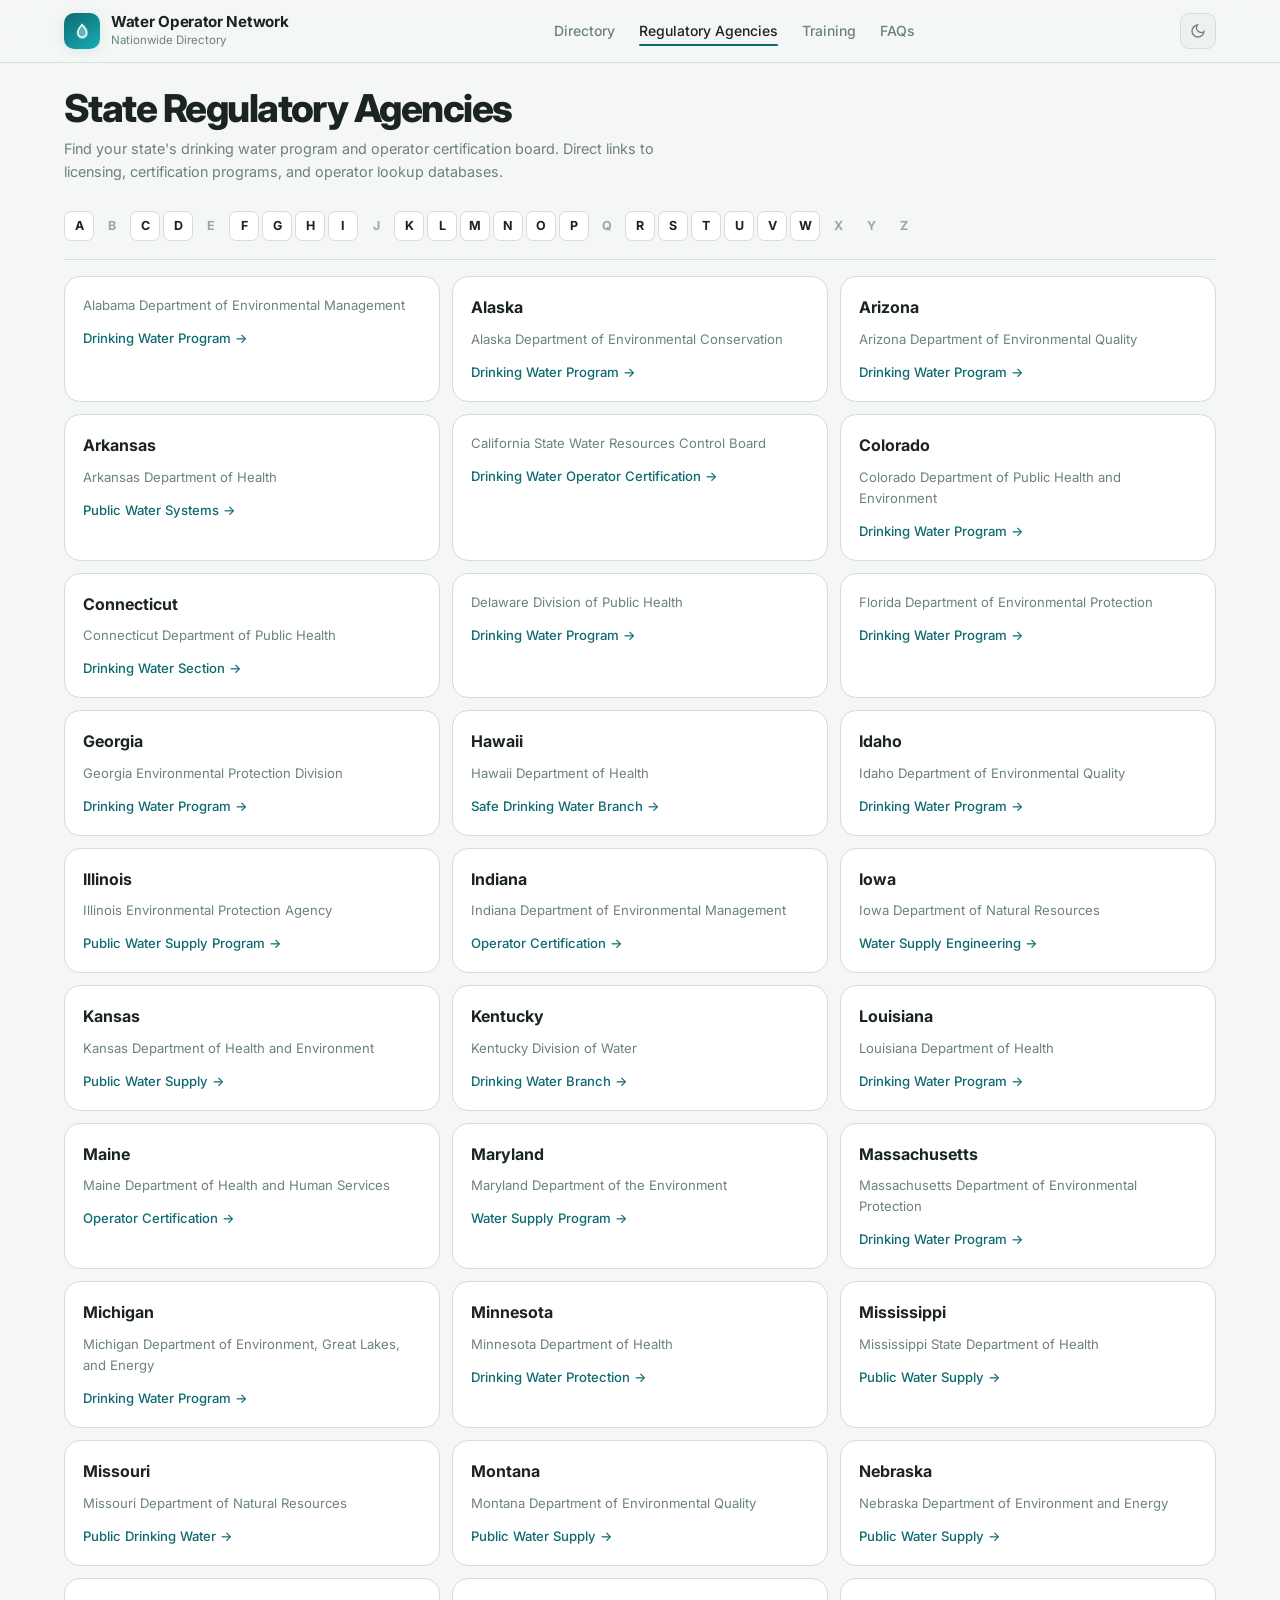
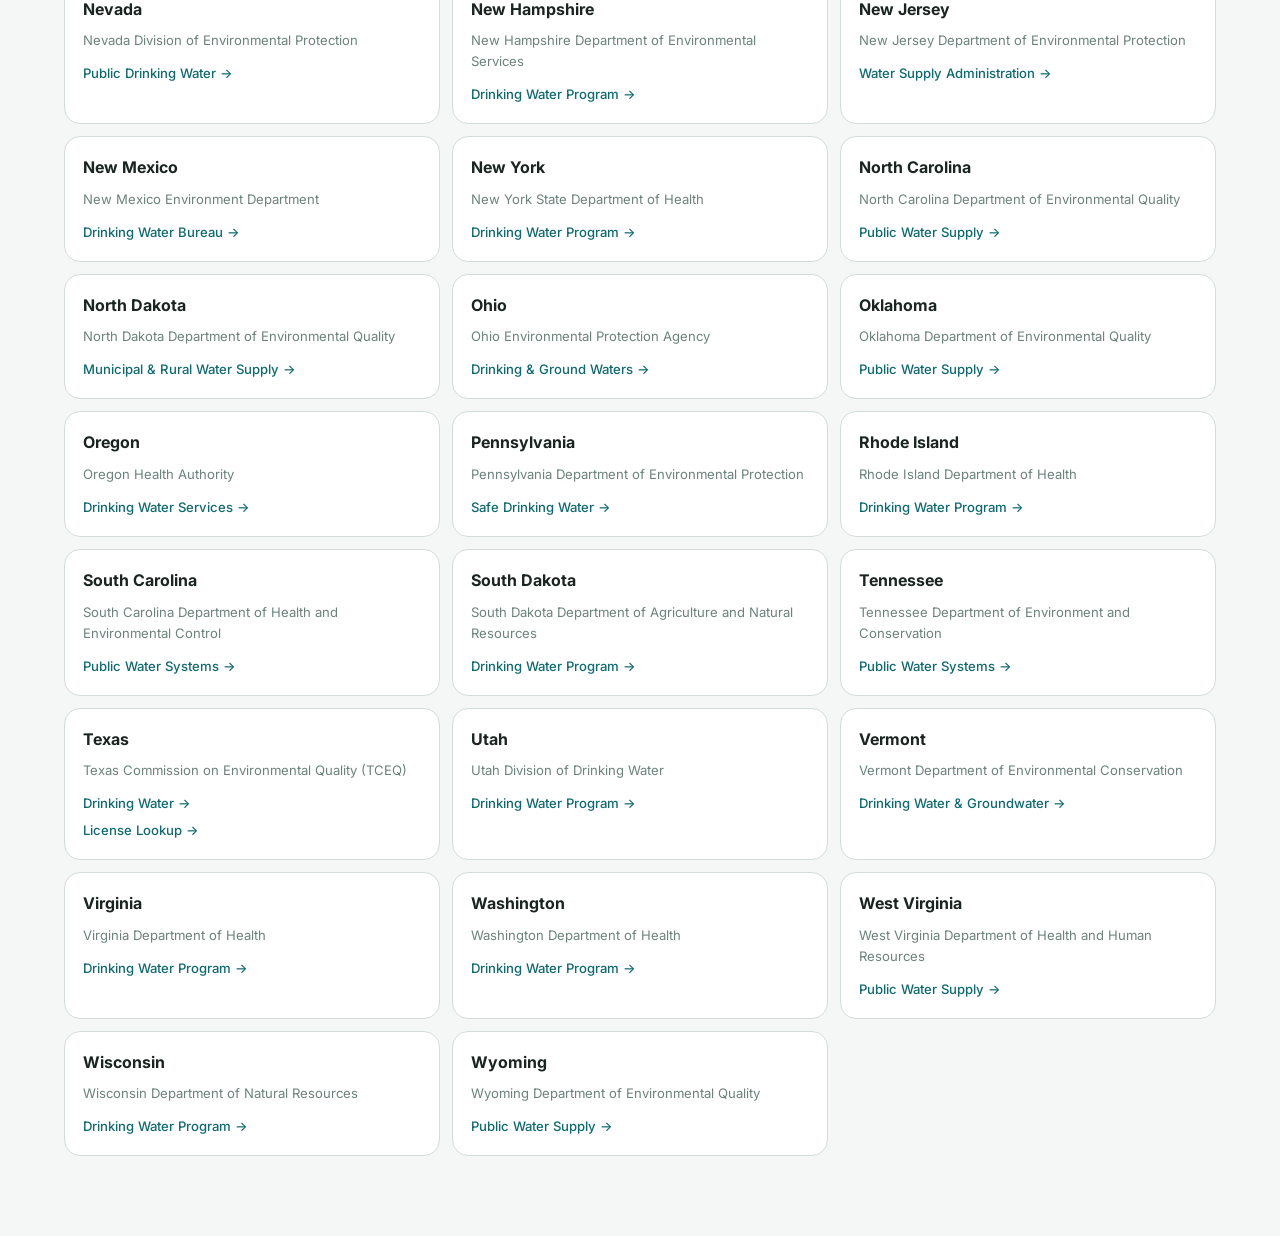
<file: agencies.html>
<!DOCTYPE html>
<html lang="en" data-theme="light">
<head>
  <meta charset="UTF-8" />
  <meta name="viewport" content="width=device-width, initial-scale=1.0" />
  <title>State Water Regulatory Agencies — Water Operator Network</title>
  <meta name="description" content="Find your state's water and wastewater regulatory agency. Direct links to drinking water programs, licensing boards, and operator databases for all 50 states." />
  <meta name="keywords" content="water regulatory agency, state licensing board, water operator certification, drinking water program, EPA state programs" />
  
  <link rel="preconnect" href="https://fonts.googleapis.com" />
  <link rel="preconnect" href="https://fonts.gstatic.com" crossorigin />
  <link href="https://fonts.googleapis.com/css2?family=Inter:wght@300;400;500;600;700;800&display=swap" rel="stylesheet" />
  
  <style>
    :root {
      --bg: #f4f7f5; --surface: #ffffff; --surface-2: #eef2ef; --border: #d4ddd8; --border-soft: rgba(180,200,190,0.5);
      --text: #1a2420; --text-2: #3d5048; --muted: #6b837a; --muted-2: #94aaa2;
      --primary: #0e6a70; --primary-mid: #128a91; --primary-hi: #17adb5; --primary-glow: rgba(14,106,112,0.12); --primary-soft: #d6edee;
      --teal: #00c4a0; --teal-soft: #d0f4ed; --radius: 16px; --radius-sm: 10px;
      --shadow-sm: 0 1px 4px rgba(20,40,34,0.07), 0 4px 16px rgba(20,40,34,0.05);
      --shadow: 0 2px 8px rgba(20,40,34,0.08), 0 8px 32px rgba(20,40,34,0.07);
      --font: 'Inter', -apple-system, BlinkMacSystemFont, sans-serif;
      --max: 1200px; --transition: 0.17s cubic-bezier(0.4, 0, 0.2, 1);
    }
    [data-theme="dark"] {
      --bg: #0d1512; --surface: #131e1a; --surface-2: #192420; --border: #253530; --border-soft: rgba(50,80,68,0.5);
      --text: #dceae4; --text-2: #9dbfb3; --muted: #607870; --muted-2: #405850;
      --primary: #3abfc6; --primary-mid: #2da8af; --primary-hi: #52d1d8; --primary-glow: rgba(58,191,198,0.1); --primary-soft: #0e2d30;
      --teal: #20d8b4; --teal-soft: #0e2f28;
      --shadow-sm: 0 1px 4px rgba(0,0,0,0.25), 0 4px 16px rgba(0,0,0,0.2);
      --shadow: 0 2px 8px rgba(0,0,0,0.3), 0 8px 32px rgba(0,0,0,0.25);
    }
    *, *::before, *::after { box-sizing: border-box; margin: 0; padding: 0; }
    html { scroll-behavior: smooth; -webkit-font-smoothing: antialiased; }
    body { font-family: var(--font); background: var(--bg); color: var(--text); line-height: 1.6; min-height: 100vh; }
    a { color: inherit; text-decoration: none; }
    .shell { max-width: var(--max); margin: 0 auto; padding: 0 24px 80px; }
    
    /* Topbar */
    .topbar { position: sticky; top: 0; z-index: 100; background: color-mix(in srgb, var(--bg) 88%, transparent); backdrop-filter: blur(20px); border-bottom: 1px solid var(--border-soft); }
    .topbar-inner { max-width: var(--max); margin: 0 auto; padding: 0 24px; height: 62px; display: flex; align-items: center; justify-content: space-between; gap: 16px; }
    .brand { display: flex; align-items: center; gap: 11px; }
    .brand-mark { width: 36px; height: 36px; border-radius: 10px; background: linear-gradient(145deg, var(--primary), var(--primary-hi)); display: grid; place-items: center; box-shadow: 0 2px 12px var(--primary-glow); flex-shrink: 0; }
    .brand-text strong { display: block; font-size: 0.95rem; font-weight: 700; color: var(--text); letter-spacing: -0.02em; line-height: 1.2; }
    .brand-text span { display: block; font-size: 0.72rem; color: var(--muted); font-weight: 400; }
    .nav-links { display: flex; align-items: center; gap: 24px; }
    .nav-links a { font-size: 0.875rem; font-weight: 500; color: var(--muted); transition: color var(--transition); position: relative; }
    .nav-links a::after { content: ''; position: absolute; bottom: -4px; left: 0; right: 0; height: 2px; background: var(--primary); transform: scaleX(0); transition: transform var(--transition); border-radius: 2px; }
    .nav-links a:hover, .nav-links a.active { color: var(--text); }
    .nav-links a:hover::after, .nav-links a.active::after { transform: scaleX(1); }
    .theme-btn { width: 36px; height: 36px; border-radius: 9px; background: var(--surface-2); border: 1px solid var(--border); color: var(--muted); cursor: pointer; display: grid; place-items: center; transition: all var(--transition); }
    .theme-btn:hover { border-color: var(--primary); color: var(--primary); }
    .theme-btn svg { width: 16px; height: 16px; }
    [data-theme="dark"] .icon-sun { display: block; } [data-theme="dark"] .icon-moon { display: none; }
    [data-theme="light"] .icon-sun { display: none; } [data-theme="light"] .icon-moon { display: block; }
    
    /* Page hero */
    .page-hero { padding: 24px 0 16px; border-bottom: 1px solid var(--border); }
    .page-hero h1 { font-size: clamp(1.6rem, 2.5vw + 0.5rem, 2.4rem); font-weight: 800; line-height: 1.1; letter-spacing: -0.04em; color: var(--text); margin-bottom: 8px; }
    .page-hero p { font-size: 0.9rem; color: var(--muted); max-width: 70ch; line-height: 1.6; margin-bottom: 16px; }

    /* Alpha nav */
    .alpha-nav {
      display: flex; flex-wrap: wrap; gap: 3px;
      padding: 12px 0 2px;
    }
    .alpha-btn {
      width: 30px; height: 30px;
      border-radius: 7px;
      border: 1px solid var(--border);
      background: var(--surface);
      color: var(--text);
      font-size: 0.78rem; font-weight: 700;
      cursor: pointer; display: grid; place-items: center;
      transition: all var(--transition);
      text-decoration: none;
      letter-spacing: 0;
    }
    .alpha-btn:hover { background: var(--primary-soft); border-color: var(--primary); color: var(--primary); }
    .alpha-btn.inactive { color: var(--muted-2); border-color: transparent; background: transparent; cursor: default; pointer-events: none; }

    /* Letter group anchor */
    .letter-anchor { scroll-margin-top: 80px; }

    /* Content */
    .page-content { padding: 16px 0 0; }
    .state-grid { display: grid; grid-template-columns: repeat(auto-fill, minmax(280px, 1fr)); gap: 12px; margin-top: 0; }
    .state-card { background: var(--surface); border: 1px solid var(--border); border-radius: var(--radius); padding: 18px; transition: all var(--transition); }
    .state-card:hover { border-color: color-mix(in srgb, var(--primary) 50%, var(--border)); box-shadow: var(--shadow-sm); transform: translateY(-1px); }
    .state-card h3 { font-size: 1rem; font-weight: 700; color: var(--text); margin-bottom: 8px; }
    .state-card p { font-size: 0.82rem; color: var(--muted); margin-bottom: 12px; }
    .state-links { display: flex; flex-direction: column; gap: 6px; }
    .state-link { font-size: 0.82rem; font-weight: 500; color: var(--primary); display: flex; align-items: center; gap: 6px; transition: gap var(--transition); }
    .state-link:hover { gap: 10px; color: var(--primary-mid); }
    
    @media (max-width: 960px) { .nav-links { display: none; } }
    @media (max-width: 680px) { .shell { padding: 0 16px 60px; } .state-grid { grid-template-columns: 1fr; } }
  </style>
</head>
<body>

  <header class="topbar">
    <div class="topbar-inner">
      <div class="brand">
        <div class="brand-mark">
          <svg width="20" height="20" viewBox="0 0 24 24" fill="none">
            <path d="M12 2.5C9.2 6.2 5.5 10 5.5 14.5C5.5 18.64 8.86 22 12.5 22C16.14 22 19.5 18.64 19.5 14.5C19.5 10 15.8 6.2 12 2.5Z" fill="white" opacity="0.35"/>
            <path d="M12 4.5C9.4 7.6 7 10.5 7 14.2C7 17.15 9.48 19.5 12.2 19.5C14.92 19.5 17.4 17.15 17.4 14.2C17.4 10.5 15 7.6 12 4.5Z" stroke="white" stroke-width="1.6" fill="none"/>
          </svg>
        </div>
        <div class="brand-text">
          <strong>Water Operator Network</strong>
          <span>Nationwide Directory</span>
        </div>
      </div>
      <nav class="nav-links">
        <a href="index.html">Directory</a>
        <a href="agencies.html" class="active">Regulatory Agencies</a>
        <a href="training.html">Training</a>
        <a href="faq.html">FAQs</a>
      </nav>
      <button class="theme-btn" id="themeBtn">
        <svg class="icon-moon" viewBox="0 0 24 24" fill="none" stroke="currentColor" stroke-width="2"><path d="M21 12.79A9 9 0 1111.21 3 7 7 0 0021 12.79z"/></svg>
        <svg class="icon-sun" viewBox="0 0 24 24" fill="none" stroke="currentColor" stroke-width="2"><circle cx="12" cy="12" r="5"/><line x1="12" y1="1" x2="12" y2="3"/><line x1="12" y1="21" x2="12" y2="23"/><line x1="4.22" y1="4.22" x2="5.64" y2="5.64"/><line x1="18.36" y1="18.36" x2="19.78" y2="19.78"/><line x1="1" y1="12" x2="3" y2="12"/><line x1="21" y1="12" x2="23" y2="12"/><line x1="4.22" y1="19.78" x2="5.64" y2="18.36"/><line x1="18.36" y1="5.64" x2="19.78" y2="4.22"/></svg>
      </button>
    </div>
  </header>

  <main class="shell">
    <section class="page-hero">
      <h1>State Regulatory Agencies</h1>
      <p>Find your state's drinking water program and operator certification board. Direct links to licensing, certification programs, and operator lookup databases.</p>
      <div class="alpha-nav" id="alphNav"></div>
    </section>

    <div class="page-content">
      <div class="state-grid">
        
        <div class="state-card letter-anchor" id="state-A">
          <p>Alabama Department of Environmental Management</p>
          <div class="state-links">
            <a class="state-link" href="https://adem.alabama.gov/programs/water/drinkingwater.cnt" target="_blank" rel="noopener">Drinking Water Program →</a>
          </div>
        </div>

        <div class="state-card">
          <h3>Alaska</h3>
          <p>Alaska Department of Environmental Conservation</p>
          <div class="state-links">
            <a class="state-link" href="https://dec.alaska.gov/water/drinking-water/" target="_blank" rel="noopener">Drinking Water Program →</a>
          </div>
        </div>

        <div class="state-card">
          <h3>Arizona</h3>
          <p>Arizona Department of Environmental Quality</p>
          <div class="state-links">
            <a class="state-link" href="https://azdeq.gov/drinking-water" target="_blank" rel="noopener">Drinking Water Program →</a>
          </div>
        </div>

        <div class="state-card">
          <h3>Arkansas</h3>
          <p>Arkansas Department of Health</p>
          <div class="state-links">
            <a class="state-link" href="https://www.healthy.arkansas.gov/programs-services/topics/public-water-systems" target="_blank" rel="noopener">Public Water Systems →</a>
          </div>
        </div>

        <div class="state-card letter-anchor" id="state-C">
          <p>California State Water Resources Control Board</p>
          <div class="state-links">
            <a class="state-link" href="https://www.waterboards.ca.gov/drinking_water/certlic/occupations/DWopcert.html" target="_blank" rel="noopener">Drinking Water Operator Certification →</a>
          </div>
        </div>

        <div class="state-card">
          <h3>Colorado</h3>
          <p>Colorado Department of Public Health and Environment</p>
          <div class="state-links">
            <a class="state-link" href="https://cdphe.colorado.gov/water-quality-division/drinking-water-program" target="_blank" rel="noopener">Drinking Water Program →</a>
          </div>
        </div>

        <div class="state-card">
          <h3>Connecticut</h3>
          <p>Connecticut Department of Public Health</p>
          <div class="state-links">
            <a class="state-link" href="https://portal.ct.gov/DPH/Drinking-Water/DWS/Drinking-Water-Section" target="_blank" rel="noopener">Drinking Water Section →</a>
          </div>
        </div>

        <div class="state-card letter-anchor" id="state-D">
          <p>Delaware Division of Public Health</p>
          <div class="state-links">
            <a class="state-link" href="https://dhss.delaware.gov/dhss/dph/hsp/drinkingwater.html" target="_blank" rel="noopener">Drinking Water Program →</a>
          </div>
        </div>

        <div class="state-card letter-anchor" id="state-F">
          <p>Florida Department of Environmental Protection</p>
          <div class="state-links">
            <a class="state-link" href="https://floridadep.gov/water/source-drinking-water" target="_blank" rel="noopener">Drinking Water Program →</a>
          </div>
        </div>

        <div class="state-card letter-anchor" id="state-G">
          <h3>Georgia</h3>
          <p>Georgia Environmental Protection Division</p>
          <div class="state-links">
            <a class="state-link" href="https://epd.georgia.gov/drinking-water" target="_blank" rel="noopener">Drinking Water Program →</a>
          </div>
        </div>

        <div class="state-card letter-anchor" id="state-H">
          <h3>Hawaii</h3>
          <p>Hawaii Department of Health</p>
          <div class="state-links">
            <a class="state-link" href="https://health.hawaii.gov/sdwb/" target="_blank" rel="noopener">Safe Drinking Water Branch →</a>
          </div>
        </div>

        <div class="state-card letter-anchor" id="state-I">
          <h3>Idaho</h3>
          <p>Idaho Department of Environmental Quality</p>
          <div class="state-links">
            <a class="state-link" href="https://www.deq.idaho.gov/water-quality/drinking-water/" target="_blank" rel="noopener">Drinking Water Program →</a>
          </div>
        </div>

        <div class="state-card">
          <h3>Illinois</h3>
          <p>Illinois Environmental Protection Agency</p>
          <div class="state-links">
            <a class="state-link" href="https://www2.illinois.gov/epa/topics/water-quality/public-water-supply/Pages/default.aspx" target="_blank" rel="noopener">Public Water Supply Program →</a>
          </div>
        </div>

        <div class="state-card">
          <h3>Indiana</h3>
          <p>Indiana Department of Environmental Management</p>
          <div class="state-links">
            <a class="state-link" href="https://www.in.gov/idem/cleanwater/operator-certification/" target="_blank" rel="noopener">Operator Certification →</a>
          </div>
        </div>

        <div class="state-card">
          <h3>Iowa</h3>
          <p>Iowa Department of Natural Resources</p>
          <div class="state-links">
            <a class="state-link" href="https://www.iowadnr.gov/environmental-protection/water-quality/water-supply-engineering" target="_blank" rel="noopener">Water Supply Engineering →</a>
          </div>
        </div>

        <div class="state-card letter-anchor" id="state-K">
          <h3>Kansas</h3>
          <p>Kansas Department of Health and Environment</p>
          <div class="state-links">
            <a class="state-link" href="https://www.kdhe.ks.gov/188/Public-Water-Supply" target="_blank" rel="noopener">Public Water Supply →</a>
          </div>
        </div>

        <div class="state-card">
          <h3>Kentucky</h3>
          <p>Kentucky Division of Water</p>
          <div class="state-links">
            <a class="state-link" href="https://eec.ky.gov/Environmental-Protection/Water/Pages/Drinking-Water.aspx" target="_blank" rel="noopener">Drinking Water Branch →</a>
          </div>
        </div>

        <div class="state-card letter-anchor" id="state-L">
          <h3>Louisiana</h3>
          <p>Louisiana Department of Health</p>
          <div class="state-links">
            <a class="state-link" href="https://ldh.la.gov/page/drinking-water" target="_blank" rel="noopener">Drinking Water Program →</a>
          </div>
        </div>

        <div class="state-card letter-anchor" id="state-M">
          <h3>Maine</h3>
          <p>Maine Department of Health and Human Services</p>
          <div class="state-links">
            <a class="state-link" href="https://www.maine.gov/dhhs/mecdc/environmental-health/water/operator/" target="_blank" rel="noopener">Operator Certification →</a>
          </div>
        </div>

        <div class="state-card">
          <h3>Maryland</h3>
          <p>Maryland Department of the Environment</p>
          <div class="state-links">
            <a class="state-link" href="https://mde.maryland.gov/programs/water/water_supply/Pages/index.aspx" target="_blank" rel="noopener">Water Supply Program →</a>
          </div>
        </div>

        <div class="state-card">
          <h3>Massachusetts</h3>
          <p>Massachusetts Department of Environmental Protection</p>
          <div class="state-links">
            <a class="state-link" href="https://www.mass.gov/orgs/drinking-water-program" target="_blank" rel="noopener">Drinking Water Program →</a>
          </div>
        </div>

        <div class="state-card">
          <h3>Michigan</h3>
          <p>Michigan Department of Environment, Great Lakes, and Energy</p>
          <div class="state-links">
            <a class="state-link" href="https://www.michigan.gov/egle/about/organization/drinking-water-and-environmental-health" target="_blank" rel="noopener">Drinking Water Program →</a>
          </div>
        </div>

        <div class="state-card">
          <h3>Minnesota</h3>
          <p>Minnesota Department of Health</p>
          <div class="state-links">
            <a class="state-link" href="https://www.health.state.mn.us/communities/environment/water/com/index.html" target="_blank" rel="noopener">Drinking Water Protection →</a>
          </div>
        </div>

        <div class="state-card">
          <h3>Mississippi</h3>
          <p>Mississippi State Department of Health</p>
          <div class="state-links">
            <a class="state-link" href="https://msdh.ms.gov/page/30,0,150.html" target="_blank" rel="noopener">Public Water Supply →</a>
          </div>
        </div>

        <div class="state-card">
          <h3>Missouri</h3>
          <p>Missouri Department of Natural Resources</p>
          <div class="state-links">
            <a class="state-link" href="https://dnr.mo.gov/water/business-industry-other-entities/public-drinking-water" target="_blank" rel="noopener">Public Drinking Water →</a>
          </div>
        </div>

        <div class="state-card">
          <h3>Montana</h3>
          <p>Montana Department of Environmental Quality</p>
          <div class="state-links">
            <a class="state-link" href="https://deq.mt.gov/Water/pwsup" target="_blank" rel="noopener">Public Water Supply →</a>
          </div>
        </div>

        <div class="state-card letter-anchor" id="state-N">
          <h3>Nebraska</h3>
          <p>Nebraska Department of Environment and Energy</p>
          <div class="state-links">
            <a class="state-link" href="https://dee.ne.gov/NDEQProg.nsf/OnWeb/PWS" target="_blank" rel="noopener">Public Water Supply →</a>
          </div>
        </div>

        <div class="state-card">
          <h3>Nevada</h3>
          <p>Nevada Division of Environmental Protection</p>
          <div class="state-links">
            <a class="state-link" href="https://ndep.nv.gov/water/public-drinking-water" target="_blank" rel="noopener">Public Drinking Water →</a>
          </div>
        </div>

        <div class="state-card">
          <h3>New Hampshire</h3>
          <p>New Hampshire Department of Environmental Services</p>
          <div class="state-links">
            <a class="state-link" href="https://www.des.nh.gov/water/drinking-water" target="_blank" rel="noopener">Drinking Water Program →</a>
          </div>
        </div>

        <div class="state-card">
          <h3>New Jersey</h3>
          <p>New Jersey Department of Environmental Protection</p>
          <div class="state-links">
            <a class="state-link" href="https://www.nj.gov/dep/watersupply/" target="_blank" rel="noopener">Water Supply Administration →</a>
          </div>
        </div>

        <div class="state-card">
          <h3>New Mexico</h3>
          <p>New Mexico Environment Department</p>
          <div class="state-links">
            <a class="state-link" href="https://www.env.nm.gov/drinking-water/" target="_blank" rel="noopener">Drinking Water Bureau →</a>
          </div>
        </div>

        <div class="state-card">
          <h3>New York</h3>
          <p>New York State Department of Health</p>
          <div class="state-links">
            <a class="state-link" href="https://www.health.ny.gov/environmental/water/drinking/" target="_blank" rel="noopener">Drinking Water Program →</a>
          </div>
        </div>

        <div class="state-card">
          <h3>North Carolina</h3>
          <p>North Carolina Department of Environmental Quality</p>
          <div class="state-links">
            <a class="state-link" href="https://www.ncwater.org/" target="_blank" rel="noopener">Public Water Supply →</a>
          </div>
        </div>

        <div class="state-card">
          <h3>North Dakota</h3>
          <p>North Dakota Department of Environmental Quality</p>
          <div class="state-links">
            <a class="state-link" href="https://deq.nd.gov/WQ/3_Munic_Rural_WS/3_Munic_Rural_WS.aspx" target="_blank" rel="noopener">Municipal & Rural Water Supply →</a>
          </div>
        </div>

        <div class="state-card letter-anchor" id="state-O">
          <h3>Ohio</h3>
          <p>Ohio Environmental Protection Agency</p>
          <div class="state-links">
            <a class="state-link" href="https://epa.ohio.gov/divisions-and-offices/drinking-and-ground-waters" target="_blank" rel="noopener">Drinking & Ground Waters →</a>
          </div>
        </div>

        <div class="state-card">
          <h3>Oklahoma</h3>
          <p>Oklahoma Department of Environmental Quality</p>
          <div class="state-links">
            <a class="state-link" href="https://www.deq.ok.gov/water-quality-division/public-water-supply/" target="_blank" rel="noopener">Public Water Supply →</a>
          </div>
        </div>

        <div class="state-card">
          <h3>Oregon</h3>
          <p>Oregon Health Authority</p>
          <div class="state-links">
            <a class="state-link" href="https://www.oregon.gov/oha/ph/healthyenvironments/drinkingwater/pages/index.aspx" target="_blank" rel="noopener">Drinking Water Services →</a>
          </div>
        </div>

        <div class="state-card letter-anchor" id="state-P">
          <h3>Pennsylvania</h3>
          <p>Pennsylvania Department of Environmental Protection</p>
          <div class="state-links">
            <a class="state-link" href="https://www.dep.pa.gov/Business/Water/BureauSafeDrinkingWater/Pages/default.aspx" target="_blank" rel="noopener">Safe Drinking Water →</a>
          </div>
        </div>

        <div class="state-card letter-anchor" id="state-R">
          <h3>Rhode Island</h3>
          <p>Rhode Island Department of Health</p>
          <div class="state-links">
            <a class="state-link" href="https://health.ri.gov/water/drinking/" target="_blank" rel="noopener">Drinking Water Program →</a>
          </div>
        </div>

        <div class="state-card letter-anchor" id="state-S">
          <h3>South Carolina</h3>
          <p>South Carolina Department of Health and Environmental Control</p>
          <div class="state-links">
            <a class="state-link" href="https://scdhec.gov/environment/your-water-coast/public-water-systems" target="_blank" rel="noopener">Public Water Systems →</a>
          </div>
        </div>

        <div class="state-card">
          <h3>South Dakota</h3>
          <p>South Dakota Department of Agriculture and Natural Resources</p>
          <div class="state-links">
            <a class="state-link" href="https://danr.sd.gov/Environment/WaterQuality/DrinkingWater.aspx" target="_blank" rel="noopener">Drinking Water Program →</a>
          </div>
        </div>

        <div class="state-card letter-anchor" id="state-T">
          <h3>Tennessee</h3>
          <p>Tennessee Department of Environment and Conservation</p>
          <div class="state-links">
            <a class="state-link" href="https://www.tn.gov/environment/program-areas/wr-water-resources/water-quality/public-water-systems.html" target="_blank" rel="noopener">Public Water Systems →</a>
          </div>
        </div>

        <div class="state-card">
          <h3>Texas</h3>
          <p>Texas Commission on Environmental Quality (TCEQ)</p>
          <div class="state-links">
            <a class="state-link" href="https://www.tceq.texas.gov/drinkingwater" target="_blank" rel="noopener">Drinking Water →</a>
            <a class="state-link" href="https://www15.tceq.texas.gov/crpub/" target="_blank" rel="noopener">License Lookup →</a>
          </div>
        </div>

        <div class="state-card letter-anchor" id="state-U">
          <h3>Utah</h3>
          <p>Utah Division of Drinking Water</p>
          <div class="state-links">
            <a class="state-link" href="https://deq.utah.gov/drinking-water" target="_blank" rel="noopener">Drinking Water Program →</a>
          </div>
        </div>

        <div class="state-card letter-anchor" id="state-V">
          <h3>Vermont</h3>
          <p>Vermont Department of Environmental Conservation</p>
          <div class="state-links">
            <a class="state-link" href="https://dec.vermont.gov/water/drinking-water-and-groundwater/dwgwp" target="_blank" rel="noopener">Drinking Water & Groundwater →</a>
          </div>
        </div>

        <div class="state-card">
          <h3>Virginia</h3>
          <p>Virginia Department of Health</p>
          <div class="state-links">
            <a class="state-link" href="https://www.vdh.virginia.gov/drinking-water/" target="_blank" rel="noopener">Drinking Water Program →</a>
          </div>
        </div>

        <div class="state-card letter-anchor" id="state-W">
          <h3>Washington</h3>
          <p>Washington Department of Health</p>
          <div class="state-links">
            <a class="state-link" href="https://doh.wa.gov/community-and-environment/drinking-water" target="_blank" rel="noopener">Drinking Water Program →</a>
          </div>
        </div>

        <div class="state-card">
          <h3>West Virginia</h3>
          <p>West Virginia Department of Health and Human Resources</p>
          <div class="state-links">
            <a class="state-link" href="https://dhhr.wv.gov/oehs/eed/swap/Pages/default.aspx" target="_blank" rel="noopener">Public Water Supply →</a>
          </div>
        </div>

        <div class="state-card">
          <h3>Wisconsin</h3>
          <p>Wisconsin Department of Natural Resources</p>
          <div class="state-links">
            <a class="state-link" href="https://dnr.wisconsin.gov/topic/DrinkingWater" target="_blank" rel="noopener">Drinking Water Program →</a>
          </div>
        </div>

        <div class="state-card">
          <h3>Wyoming</h3>
          <p>Wyoming Department of Environmental Quality</p>
          <div class="state-links">
            <a class="state-link" href="https://deq.wyoming.gov/wqd/watershed-protection/public-water-supply/" target="_blank" rel="noopener">Public Water Supply →</a>
          </div>
        </div>

      </div>
    </div>
  </main>

  <script>
    // Theme
    const savedTheme = localStorage.getItem('wonTheme') || 'light';
    document.documentElement.setAttribute('data-theme', savedTheme);
    document.getElementById('themeBtn').addEventListener('click', () => {
      const next = document.documentElement.getAttribute('data-theme') === 'dark' ? 'light' : 'dark';
      document.documentElement.setAttribute('data-theme', next);
      localStorage.setItem('wonTheme', next);
    });

    // Build A–Z alphabet nav
    const ACTIVE_LETTERS = new Set(['A','C','D','F','G','H','I','K','L','M','N','O','P','R','S','T','U','V','W']);
    const nav = document.getElementById('alphNav');
    for (let i = 0; i < 26; i++) {
      const letter = String.fromCharCode(65 + i);
      const el = document.createElement('a');
      el.textContent = letter;
      if (ACTIVE_LETTERS.has(letter)) {
        el.href = '#state-' + letter;
        el.className = 'alpha-btn';
        el.title = 'Jump to ' + letter;
      } else {
        el.className = 'alpha-btn inactive';
        el.setAttribute('aria-disabled', 'true');
      }
      nav.appendChild(el);
    }
  </script>
</body>
</html>
</file>
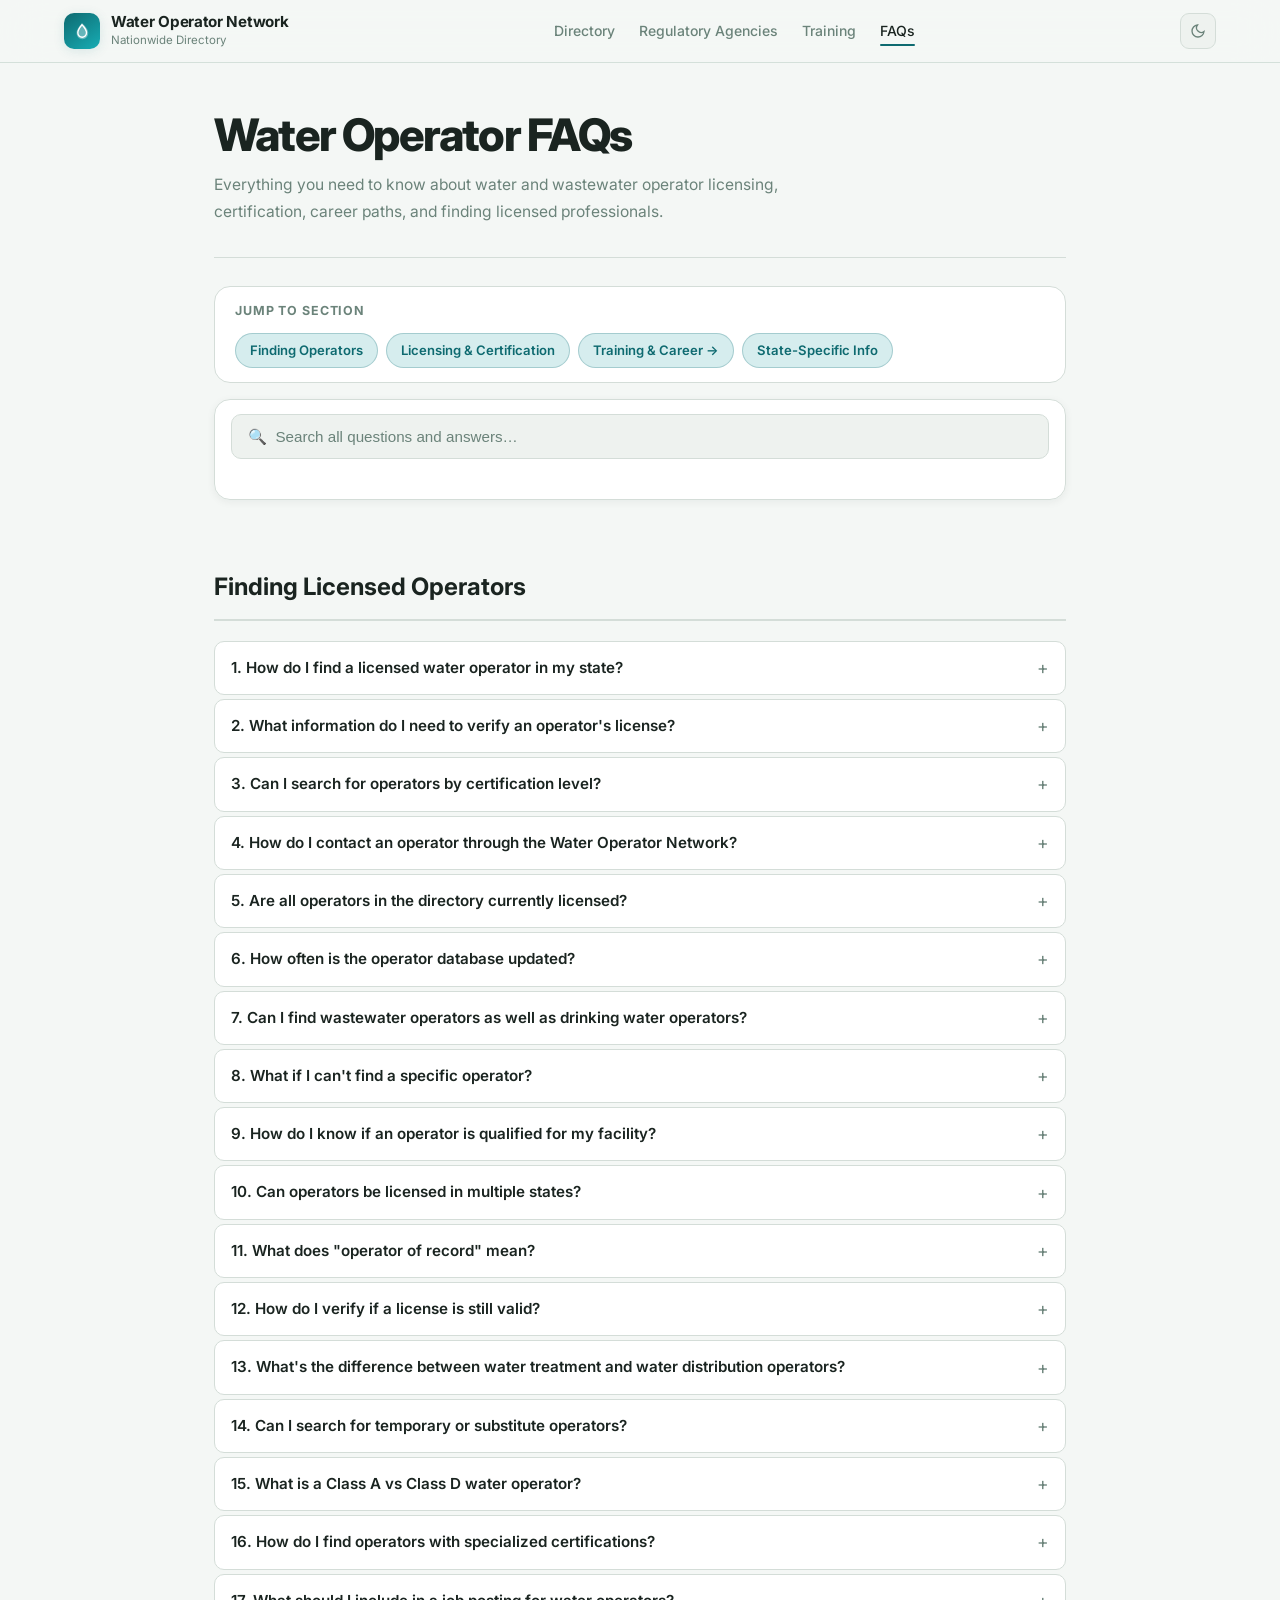
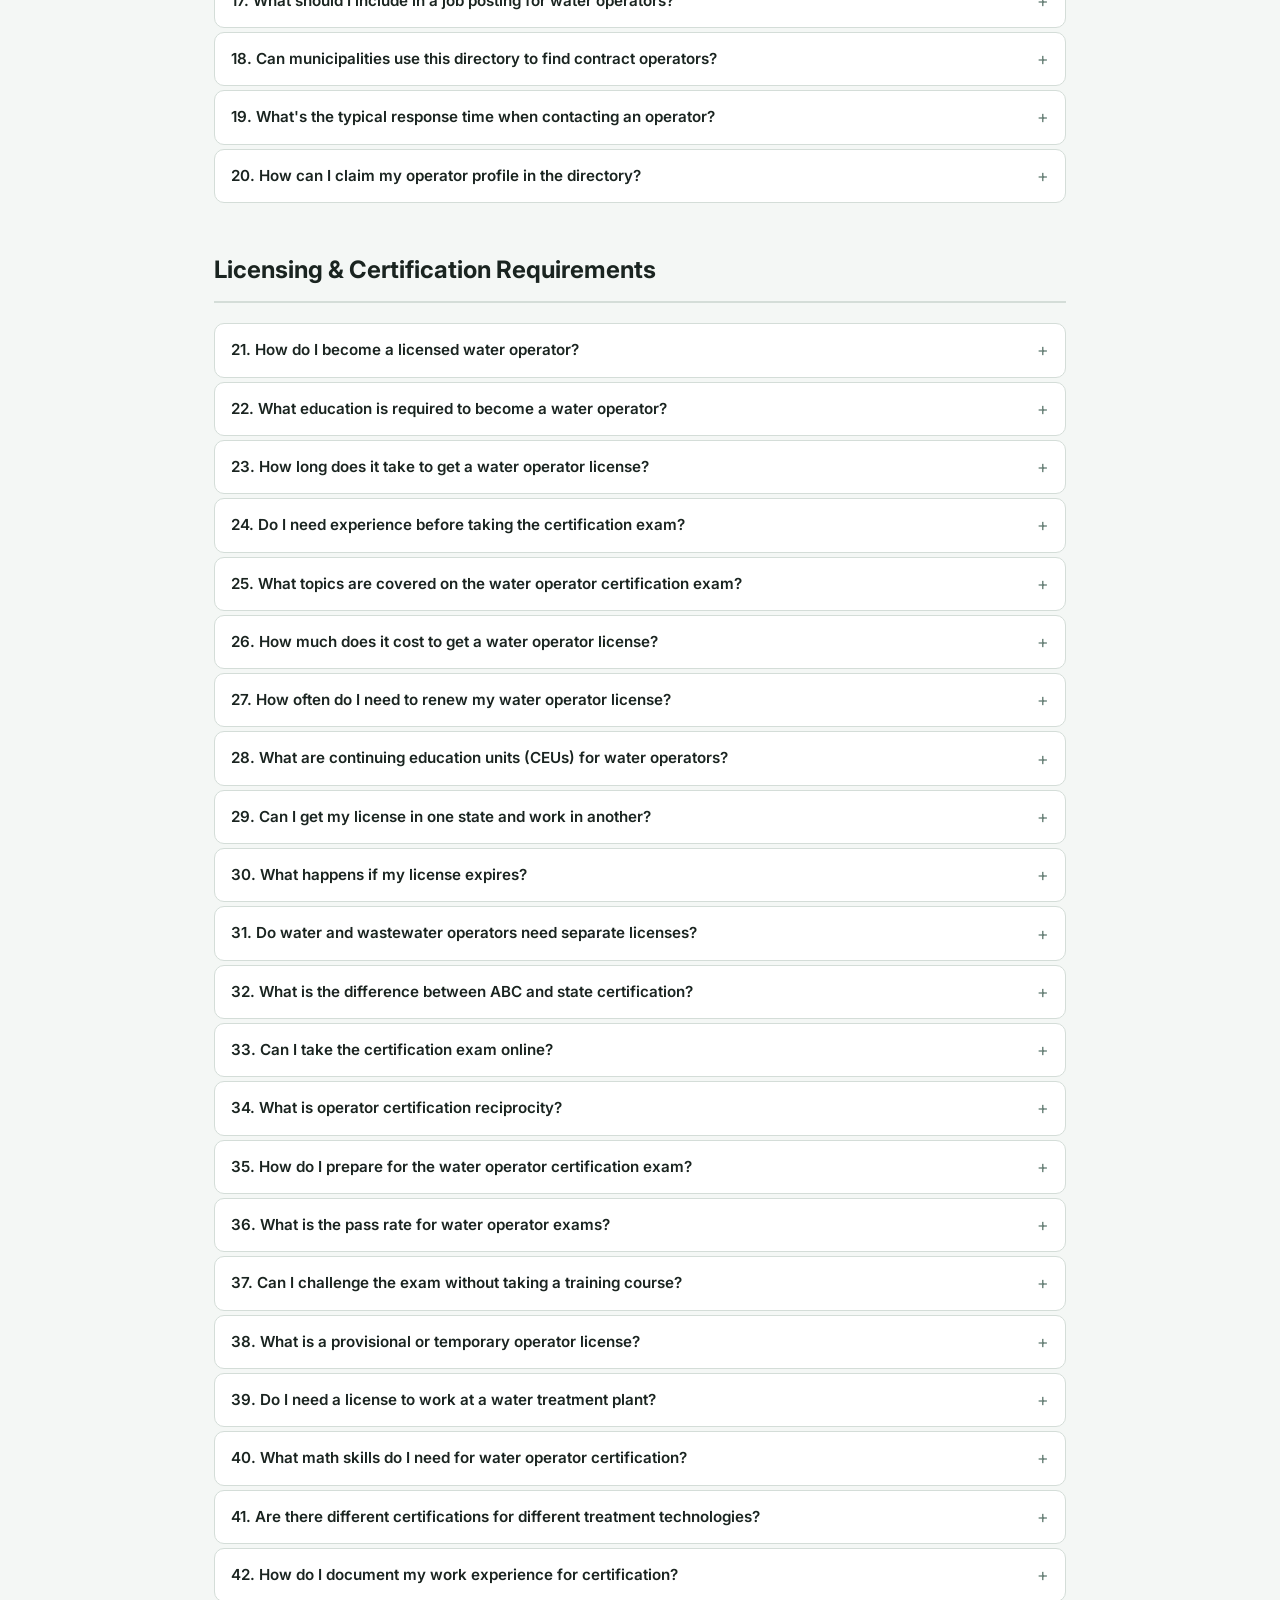
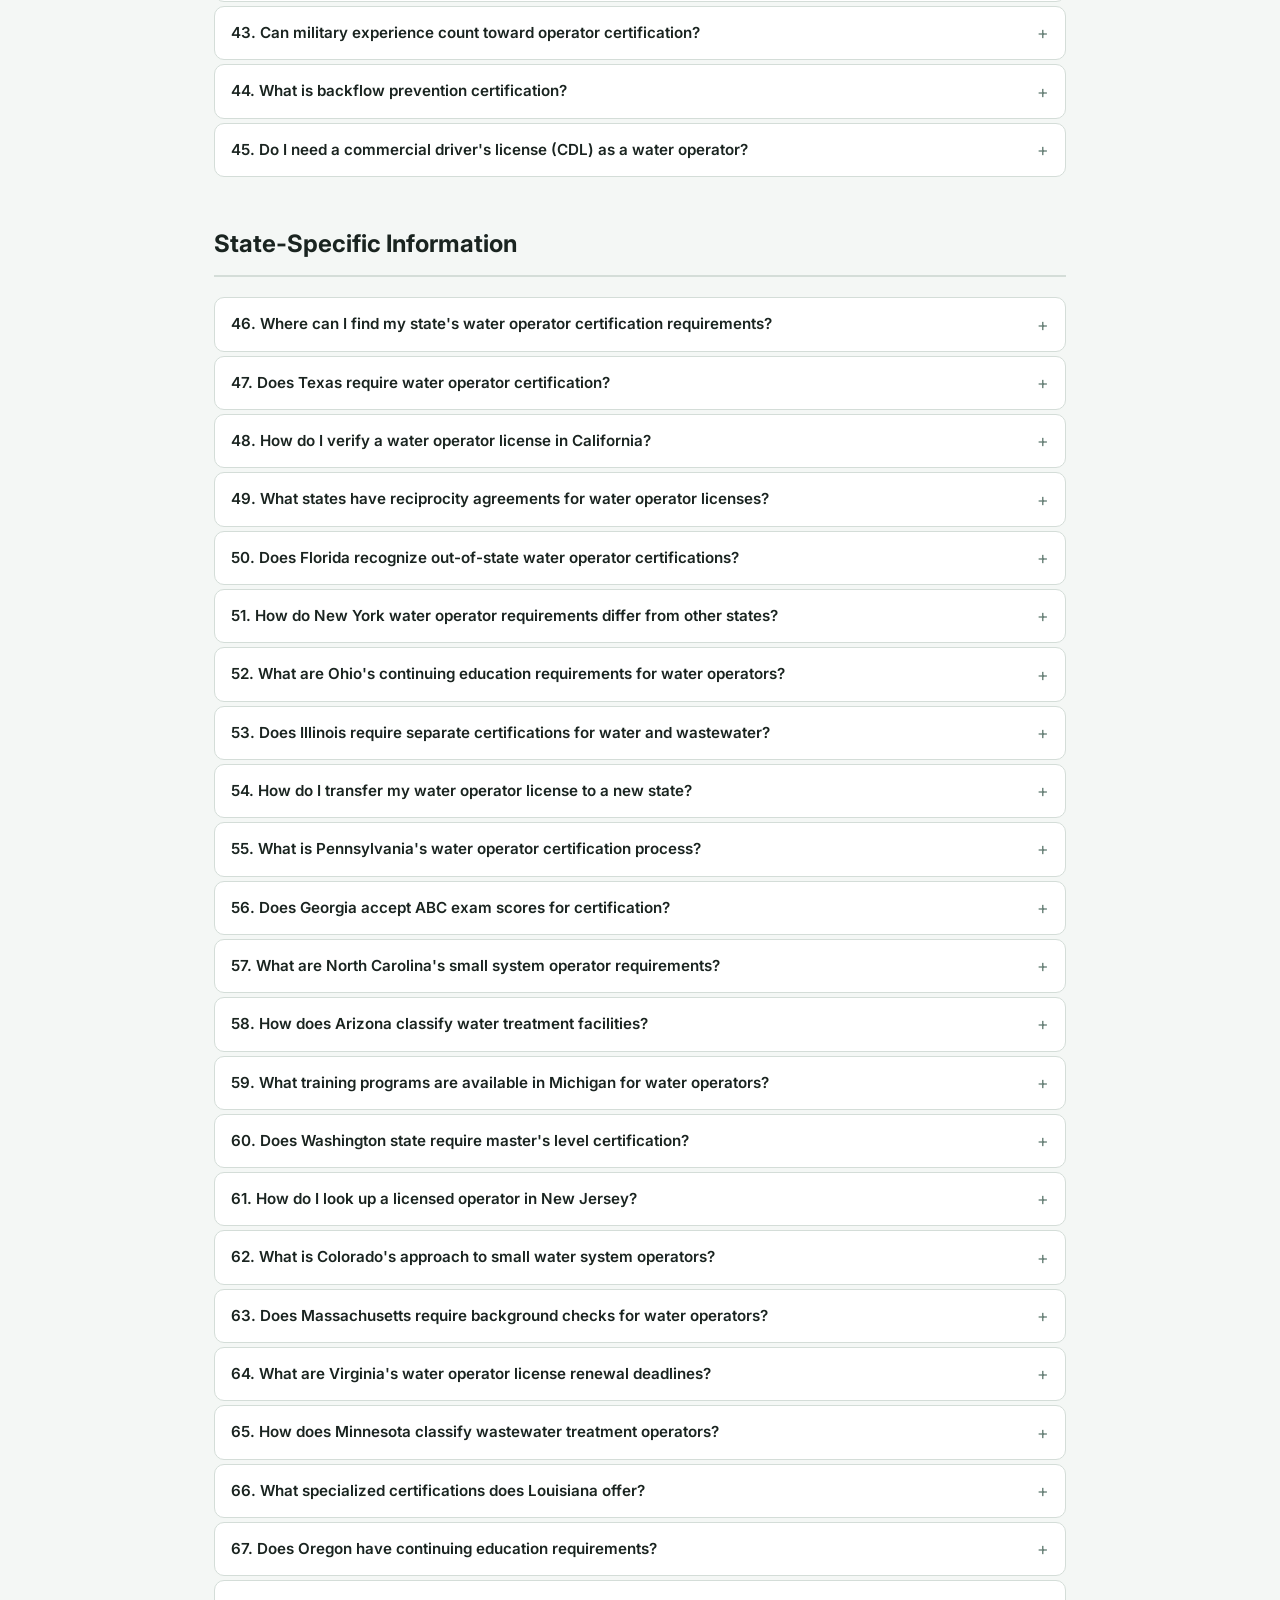
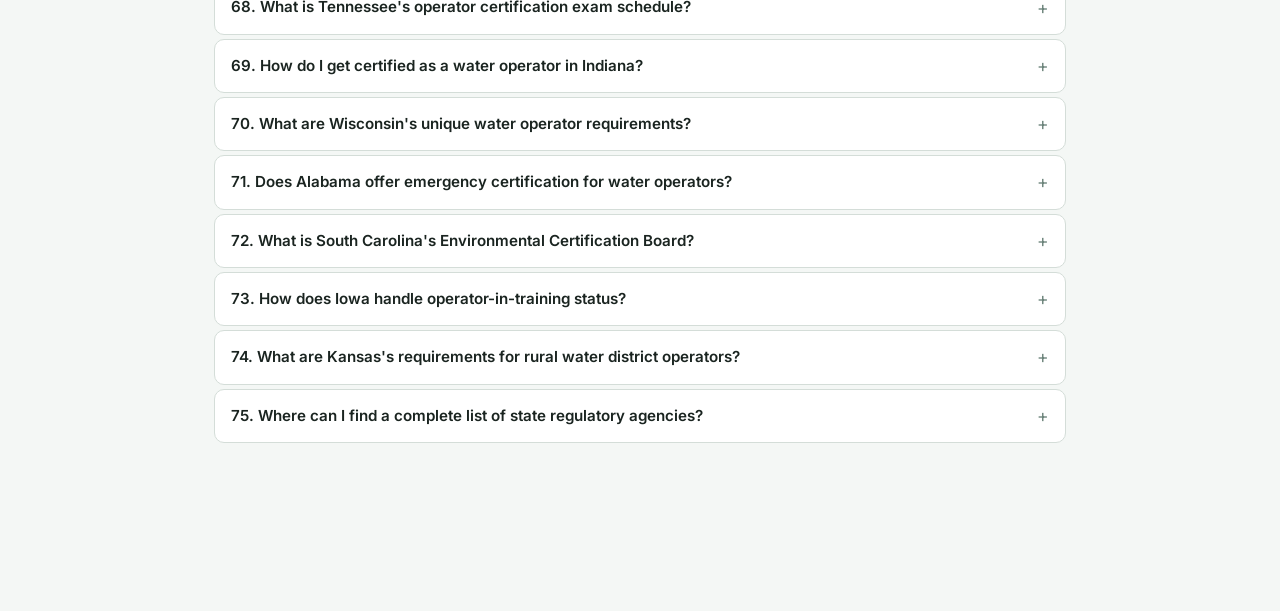
<file: faq.html>
<!DOCTYPE html>
<html lang="en" data-theme="light">
<head>
  <meta charset="UTF-8" />
  <meta name="viewport" content="width=device-width, initial-scale=1.0" />
  <title>Water Operator FAQs — Licensing, Certification & Career Resources</title>
  <meta name="description" content="100+ frequently asked questions about water and wastewater operator licensing, certification requirements, career paths, and finding licensed professionals by state." />
  <meta name="keywords" content="water operator license, wastewater certification, how to become water operator, license requirements by state, operator training, water treatment certification" />
  
  <link rel="preconnect" href="https://fonts.googleapis.com" />
  <link rel="preconnect" href="https://fonts.gstatic.com" crossorigin />
  <link href="https://fonts.googleapis.com/css2?family=Inter:wght@300;400;500;600;700;800&display=swap" rel="stylesheet" />
  
  <style>
    :root {
      --bg: #f4f7f5; --surface: #ffffff; --surface-2: #eef2ef; --border: #d4ddd8; --border-soft: rgba(180,200,190,0.5);
      --text: #1a2420; --text-2: #3d5048; --muted: #6b837a; --muted-2: #94aaa2;
      --primary: #0e6a70; --primary-mid: #128a91; --primary-hi: #17adb5; --primary-glow: rgba(14,106,112,0.12); --primary-soft: #d6edee;
      --radius: 16px; --radius-sm: 10px;
      --shadow-sm: 0 1px 4px rgba(20,40,34,0.07), 0 4px 16px rgba(20,40,34,0.05);
      --font: 'Inter', -apple-system, BlinkMacSystemFont, sans-serif;
      --max: 900px; --transition: 0.17s cubic-bezier(0.4, 0, 0.2, 1);
    }
    [data-theme="dark"] {
      --bg: #0d1512; --surface: #131e1a; --surface-2: #192420; --border: #253530; --border-soft: rgba(50,80,68,0.5);
      --text: #dceae4; --text-2: #9dbfb3; --muted: #607870; --muted-2: #405850;
      --primary: #3abfc6; --primary-mid: #2da8af; --primary-hi: #52d1d8; --primary-glow: rgba(58,191,198,0.1); --primary-soft: #0e2d30;
      --shadow-sm: 0 1px 4px rgba(0,0,0,0.25), 0 4px 16px rgba(0,0,0,0.2);
    }
    *, *::before, *::after { box-sizing: border-box; margin: 0; padding: 0; }
    html { scroll-behavior: smooth; -webkit-font-smoothing: antialiased; }
    body { font-family: var(--font); background: var(--bg); color: var(--text); line-height: 1.6; min-height: 100vh; }
    a { color: var(--primary); text-decoration: none; transition: color var(--transition); }
    a:hover { color: var(--primary-mid); text-decoration: underline; }
    .shell { max-width: var(--max); margin: 0 auto; padding: 0 24px 80px; }
    
    /* Topbar */
    .topbar { position: sticky; top: 0; z-index: 100; background: color-mix(in srgb, var(--bg) 88%, transparent); backdrop-filter: blur(20px); border-bottom: 1px solid var(--border-soft); }
    .topbar-inner { max-width: 1200px; margin: 0 auto; padding: 0 24px; height: 62px; display: flex; align-items: center; justify-content: space-between; gap: 16px; }
    .brand { display: flex; align-items: center; gap: 11px; }
    .brand-mark { width: 36px; height: 36px; border-radius: 10px; background: linear-gradient(145deg, var(--primary), var(--primary-hi)); display: grid; place-items: center; box-shadow: 0 2px 12px var(--primary-glow); flex-shrink: 0; }
    .brand-text strong { display: block; font-size: 0.95rem; font-weight: 700; color: var(--text); letter-spacing: -0.02em; line-height: 1.2; }
    .brand-text span { display: block; font-size: 0.72rem; color: var(--muted); font-weight: 400; }
    .nav-links { display: flex; align-items: center; gap: 24px; }
    .nav-links a { font-size: 0.875rem; font-weight: 500; color: var(--muted); transition: color var(--transition); position: relative; text-decoration: none; }
    .nav-links a::after { content: ''; position: absolute; bottom: -4px; left: 0; right: 0; height: 2px; background: var(--primary); transform: scaleX(0); transition: transform var(--transition); border-radius: 2px; }
    .nav-links a:hover, .nav-links a.active { color: var(--text); }
    .nav-links a:hover::after, .nav-links a.active::after { transform: scaleX(1); }
    .theme-btn { width: 36px; height: 36px; border-radius: 9px; background: var(--surface-2); border: 1px solid var(--border); color: var(--muted); cursor: pointer; display: grid; place-items: center; transition: all var(--transition); }
    .theme-btn:hover { border-color: var(--primary); color: var(--primary); }
    .theme-btn svg { width: 16px; height: 16px; }
    [data-theme="dark"] .icon-sun { display: block; } [data-theme="dark"] .icon-moon { display: none; }
    [data-theme="light"] .icon-sun { display: none; } [data-theme="light"] .icon-moon { display: block; }
    
    /* Page hero */
    .page-hero { padding: 48px 0 32px; border-bottom: 1px solid var(--border); }
    .page-hero h1 { font-size: clamp(2rem, 3vw + 0.5rem, 2.8rem); font-weight: 800; line-height: 1.1; letter-spacing: -0.04em; color: var(--text); margin-bottom: 12px; }
    .page-hero p { font-size: 0.975rem; color: var(--muted); max-width: 60ch; line-height: 1.7; }
    
    /* TOC — compact horizontal pills */
    .toc { background: var(--surface); border: 1px solid var(--border); border-radius: var(--radius); padding: 14px 20px; margin: 28px 0 0; }
    .toc-head { display: flex; align-items: center; gap: 10px; margin-bottom: 12px; }
    .toc-head h2 { font-size: 0.78rem; font-weight: 700; color: var(--muted); text-transform: uppercase; letter-spacing: 0.07em; margin: 0; }
    .toc-list { display: flex; flex-wrap: wrap; gap: 8px; }
    .toc-list a {
      font-size: 0.82rem; color: var(--primary); font-weight: 600;
      background: var(--primary-soft); border: 1px solid color-mix(in srgb, var(--primary) 25%, transparent);
      padding: 6px 14px; border-radius: 100px;
      transition: all 0.17s ease; text-decoration: none;
      white-space: nowrap;
    }
    .toc-list a:hover { background: var(--primary); color: white; }
    
    /* Content */
    .page-content { padding: 40px 0; }
    .faq-section { margin-bottom: 48px; }
    .faq-section h2 { font-size: 1.5rem; font-weight: 700; color: var(--text); margin-bottom: 20px; padding-bottom: 12px; border-bottom: 2px solid var(--border); }
    .faq-item { margin-bottom: 4px; background: var(--surface); border: 1px solid var(--border); border-radius: var(--radius-sm); overflow: hidden; transition: all 0.17s ease; }
    .faq-item.hidden { display: none; }
    .faq-q {
      font-size: 0.95rem; font-weight: 600; color: var(--text);
      padding: 14px 40px 14px 16px;
      cursor: pointer;
      position: relative;
      transition: background 0.17s ease;
      user-select: none;
    }
    .faq-q:hover { background: var(--surface-2); }
    .faq-q::after {
      content: '+';
      position: absolute; right: 16px; top: 50%; transform: translateY(-50%);
      font-size: 1.1rem; font-weight: 400; color: var(--muted);
      transition: transform 0.2s ease;
    }
    .faq-item.open .faq-q::after { content: '−'; }
    .faq-a {
      font-size: 0.9rem; color: var(--text-2); line-height: 1.7;
      max-height: 0; overflow: hidden; padding: 0 16px;
      transition: max-height 0.3s ease, padding 0.3s ease;
    }
    .faq-item.open .faq-a { max-height: 300px; padding: 0 16px 16px; }
    .faq-a strong { color: var(--text); font-weight: 600; }
    
    /* FAQ Search bar */
    .faq-search {
      position: sticky; top: 62px; z-index: 50;
      background: color-mix(in srgb, var(--surface) 95%, transparent);
      backdrop-filter: blur(16px);
      border: 1px solid var(--border);
      border-radius: var(--radius);
      padding: 14px 16px;
      margin: 16px 0 28px;
      box-shadow: 0 2px 8px rgba(20,40,34,0.06);
    }
    .faq-search input {
      width: 100%;
      background: var(--surface-2);
      border: 1.5px solid var(--border);
      border-radius: var(--radius-sm);
      color: var(--text);
      padding: 13px 16px;
      font-size: 0.95rem;
      transition: border-color 0.17s ease, box-shadow 0.17s ease, background 0.17s ease;
    }
    .faq-search input::placeholder { color: var(--muted); }
    .faq-search input:focus {
      border-color: var(--primary-mid);
      background: var(--surface);
      box-shadow: 0 0 0 3px var(--primary-glow);
      outline: none;
    }
    .faq-search-count { font-size: 0.75rem; color: var(--muted); margin-top: 8px; font-weight: 500; min-height: 18px; }
    
    @media (max-width: 960px) { .nav-links { display: none; } }
    @media (max-width: 680px) { .shell { padding: 0 16px 60px; } }
  </style>
</head>
<body>

  <header class="topbar">
    <div class="topbar-inner">
      <div class="brand">
        <div class="brand-mark">
          <svg width="20" height="20" viewBox="0 0 24 24" fill="none">
            <path d="M12 2.5C9.2 6.2 5.5 10 5.5 14.5C5.5 18.64 8.86 22 12.5 22C16.14 22 19.5 18.64 19.5 14.5C19.5 10 15.8 6.2 12 2.5Z" fill="white" opacity="0.35"/>
            <path d="M12 4.5C9.4 7.6 7 10.5 7 14.2C7 17.15 9.48 19.5 12.2 19.5C14.92 19.5 17.4 17.15 17.4 14.2C17.4 10.5 15 7.6 12 4.5Z" stroke="white" stroke-width="1.6" fill="none"/>
          </svg>
        </div>
        <div class="brand-text">
          <strong>Water Operator Network</strong>
          <span>Nationwide Directory</span>
        </div>
      </div>
      <nav class="nav-links">
        <a href="index.html">Directory</a>
        <a href="agencies.html">Regulatory Agencies</a>
        <a href="training.html">Training</a>
        <a href="faq.html" class="active">FAQs</a>
      </nav>
      <button class="theme-btn" id="themeBtn">
        <svg class="icon-moon" viewBox="0 0 24 24" fill="none" stroke="currentColor" stroke-width="2"><path d="M21 12.79A9 9 0 1111.21 3 7 7 0 0021 12.79z"/></svg>
        <svg class="icon-sun" viewBox="0 0 24 24" fill="none" stroke="currentColor" stroke-width="2"><circle cx="12" cy="12" r="5"/><line x1="12" y1="1" x2="12" y2="3"/><line x1="12" y1="21" x2="12" y2="23"/><line x1="4.22" y1="4.22" x2="5.64" y2="5.64"/><line x1="18.36" y1="18.36" x2="19.78" y2="19.78"/><line x1="1" y1="12" x2="3" y2="12"/><line x1="21" y1="12" x2="23" y2="12"/><line x1="4.22" y1="19.78" x2="5.64" y2="18.36"/><line x1="18.36" y1="5.64" x2="19.78" y2="4.22"/></svg>
      </button>
    </div>
  </header>

  <main class="shell">
    <section class="page-hero">
      <h1>Water Operator FAQs</h1>
      <p>Everything you need to know about water and wastewater operator licensing, certification, career paths, and finding licensed professionals.</p>
    </section>

    <div class="toc">
      <div class="toc-head"><h2>Jump to section</h2></div>
      <div class="toc-list">
        <a href="#finding-operators">Finding Operators</a>
        <a href="#licensing">Licensing & Certification</a>
        <a href="training.html">Training & Career →</a>
        <a href="#state-specific">State-Specific Info</a>
      </div>
    </div>

    <div class="faq-search">
      <input type="text" id="faqSearch" placeholder="🔍  Search all questions and answers…" autocomplete="off" />
      <div class="faq-search-count" id="faqCount"></div>
    </div>

    <div class="page-content">

      <!-- SECTION 1: Finding Licensed Operators -->
      <section id="finding-operators" class="faq-section">
        <h2>Finding Licensed Operators</h2>

        <div class="faq-item">
          <div class="faq-q">1. How do I find a licensed water operator in my state?</div>
          <div class="faq-a">Use our <a href="index.html">nationwide directory</a> to search for licensed operators by state, license type, and name. You can also visit your <a href="agencies.html">state's regulatory agency</a> for official licensee databases.</div>
        </div>

        <div class="faq-item">
          <div class="faq-q">2. What information do I need to verify an operator's license?</div>
          <div class="faq-a">You'll typically need the operator's full name, license number, and state of certification. Our directory masks sensitive information while allowing employers to contact operators securely.</div>
        </div>

        <div class="faq-item">
          <div class="faq-q">3. Can I search for operators by certification level?</div>
          <div class="faq-a">Yes, our directory allows filtering by license type and level. Different states use different classification systems (Class A-D, Grade 1-4, etc.), so check your state's specific requirements.</div>
        </div>

        <div class="faq-item">
          <div class="faq-q">4. How do I contact an operator through the Water Operator Network?</div>
          <div class="faq-a">Click the "Contact" button on any operator profile to send a message through our network. Personal contact information remains private until the operator chooses to share it.</div>
        </div>

        <div class="faq-item">
          <div class="faq-q">5. Are all operators in the directory currently licensed?</div>
          <div class="faq-a">We display license status (Active, Inactive, Expired) for each operator. Filter by "Active" status to see only currently licensed professionals.</div>
        </div>

        <div class="faq-item">
          <div class="faq-q">6. How often is the operator database updated?</div>
          <div class="faq-a">Our directory pulls from state regulatory databases and is updated regularly. For the most current information, we recommend also checking the official <a href="agencies.html">state agency portals</a>.</div>
        </div>

        <div class="faq-item">
          <div class="faq-q">7. Can I find wastewater operators as well as drinking water operators?</div>
          <div class="faq-a">Yes, our directory includes water treatment operators, wastewater treatment operators, distribution operators, collection operators, and specialized certifications like backflow prevention.</div>
        </div>

        <div class="faq-item">
          <div class="faq-q">8. What if I can't find a specific operator?</div>
          <div class="faq-a">Try searching by partial name, license number, or city. If an operator still doesn't appear, they may be licensed in a different state or their certification may have lapsed.</div>
        </div>

        <div class="faq-item">
          <div class="faq-q">9. How do I know if an operator is qualified for my facility?</div>
          <div class="faq-a">Match the operator's certification level to your facility's classification. State regulations require operators to hold a certificate equal to or higher than the facility's classification.</div>
        </div>

        <div class="faq-item">
          <div class="faq-q">10. Can operators be licensed in multiple states?</div>
          <div class="faq-a">Yes, many operators hold certifications in multiple states. Some states have reciprocity agreements that allow easier transfer of credentials.</div>
        </div>

        <div class="faq-item">
          <div class="faq-q">11. What does "operator of record" mean?</div>
          <div class="faq-a">The operator of record is the certified professional responsible for the day-to-day operation of a water or wastewater facility. They must hold the appropriate certification for that facility's classification.</div>
        </div>

        <div class="faq-item">
          <div class="faq-q">12. How do I verify if a license is still valid?</div>
          <div class="faq-a">Check the expiration date shown in the directory, or visit your <a href="agencies.html">state regulatory agency's</a> official lookup tool for real-time verification.</div>
        </div>

        <div class="faq-item">
          <div class="faq-q">13. What's the difference between water treatment and water distribution operators?</div>
          <div class="faq-a">Water treatment operators manage the process of treating raw water to make it safe for drinking. Distribution operators maintain the pipe networks that deliver treated water to customers.</div>
        </div>

        <div class="faq-item">
          <div class="faq-q">14. Can I search for temporary or substitute operators?</div>
          <div class="faq-a">Yes, many licensed operators are available for temporary assignments, vacation coverage, or emergency response. Use the contact feature to inquire about availability.</div>
        </div>

        <div class="faq-item">
          <div class="faq-q">15. What is a Class A vs Class D water operator?</div>
          <div class="faq-a">Classification systems vary by state. Generally, Class A (or Grade 4) represents the highest level of certification for the most complex facilities, while Class D (or Grade 1) is entry-level for smaller systems.</div>
        </div>

        <div class="faq-item">
          <div class="faq-q">16. How do I find operators with specialized certifications?</div>
          <div class="faq-a">Use the "License Type" filter to search for specialized credentials like backflow prevention, landscape irrigation, OSSF (on-site sewage), or industrial pretreatment.</div>
        </div>

        <div class="faq-item">
          <div class="faq-q">17. What should I include in a job posting for water operators?</div>
          <div class="faq-a">Include facility classification, required certification level, location, salary range, benefits, and whether the position is for operator of record or support staff.</div>
        </div>

        <div class="faq-item">
          <div class="faq-q">18. Can municipalities use this directory to find contract operators?</div>
          <div class="faq-a">Yes, many operators offer contract services for cities and municipalities that don't employ full-time certified staff. Contact operators directly to discuss consulting arrangements.</div>
        </div>

        <div class="faq-item">
          <div class="faq-q">19. What's the typical response time when contacting an operator?</div>
          <div class="faq-a">Response times vary, but most operators who maintain active profiles respond within 24-48 hours. For urgent needs, consider contacting multiple qualified candidates.</div>
        </div>

        <div class="faq-item">
          <div class="faq-q">20. How can I claim my operator profile in the directory?</div>
          <div class="faq-a">Click the "Claim" button on your listing and submit verification information. Once approved, you can manage your profile, update contact preferences, and receive job opportunities.</div>
        </div>
      </section>

      <!-- SECTION 2: Licensing & Certification -->
      <section id="licensing" class="faq-section">
        <h2>Licensing & Certification Requirements</h2>

        <div class="faq-item">
          <div class="faq-q">21. How do I become a licensed water operator?</div>
          <div class="faq-a">Requirements vary by state but generally include: completing approved training, gaining work experience under a licensed operator, and passing a state certification exam. Visit your <a href="agencies.html">state agency</a> for specific requirements.</div>
        </div>

        <div class="faq-item">
          <div class="faq-q">22. What education is required to become a water operator?</div>
          <div class="faq-a">Most states require a high school diploma or GED. Some states accept technical training or college coursework in environmental science, engineering, or related fields.</div>
        </div>

        <div class="faq-item">
          <div class="faq-q">23. How long does it take to get a water operator license?</div>
          <div class="faq-a">Entry-level certification can take 6-12 months including training and exam preparation. Advancing to higher levels typically requires 1-4 years of documented experience per level.</div>
        </div>

        <div class="faq-item">
          <div class="faq-q">24. Do I need experience before taking the certification exam?</div>
          <div class="faq-a">Most states require documented work experience at a water or wastewater facility. Entry-level certifications may accept training hours, but higher levels require supervised operational experience.</div>
        </div>

        <div class="faq-item">
          <div class="faq-q">25. What topics are covered on the water operator certification exam?</div>
          <div class="faq-a">Exams typically cover water chemistry, microbiology, hydraulics, treatment processes, regulations, mathematics, safety, and troubleshooting. The Association of Boards of Certification (ABC) develops standardized exams used by many states.</div>
        </div>

        <div class="faq-item">
          <div class="faq-q">26. How much does it cost to get a water operator license?</div>
          <div class="faq-a">Fees vary by state but typically include: application fee ($25-$100), exam fee ($50-$200), and initial license fee ($50-$150). Training courses range from free to $500+.</div>
        </div>

        <div class="faq-item">
          <div class="faq-q">27. How often do I need to renew my water operator license?</div>
          <div class="faq-a">Most states require renewal every 1-3 years. Renewal typically requires continuing education credits (CEUs) and payment of a renewal fee.</div>
        </div>

        <div class="faq-item">
          <div class="faq-q">28. What are continuing education units (CEUs) for water operators?</div>
          <div class="faq-a">CEUs (or contact hours) are credits earned through approved training courses, conferences, webinars, or workshops. Most states require 1.0-3.0 CEUs per year to maintain certification.</div>
        </div>

        <div class="faq-item">
          <div class="faq-q">29. Can I get my license in one state and work in another?</div>
          <div class="faq-a">Some states have reciprocity agreements allowing transfer of credentials. Others require passing their specific exam. Check with both states' regulatory agencies for transfer procedures.</div>
        </div>

        <div class="faq-item">
          <div class="faq-q">30. What happens if my license expires?</div>
          <div class="faq-a">Expired licenses typically have a grace period (30-90 days) for late renewal with penalties. After that, you may need to retake exams or complete additional requirements to reinstate.</div>
        </div>

        <div class="faq-item">
          <div class="faq-q">31. Do water and wastewater operators need separate licenses?</div>
          <div class="faq-a">In most states, yes. Water treatment, water distribution, wastewater treatment, and wastewater collection each require separate certifications, though some states offer combined credentials.</div>
        </div>

        <div class="faq-item">
          <div class="faq-q">32. What is the difference between ABC and state certification?</div>
          <div class="faq-a">ABC (Association of Boards of Certification) develops standardized exams used by many states. Your actual license is issued by your state regulatory agency, but it may be based on ABC exams.</div>
        </div>

        <div class="faq-item">
          <div class="faq-q">33. Can I take the certification exam online?</div>
          <div class="faq-a">Some states now offer remote proctored exams, especially after COVID-19. However, many still require in-person testing at designated locations. Check your state's current policies.</div>
        </div>

        <div class="faq-item">
          <div class="faq-q">34. What is operator certification reciprocity?</div>
          <div class="faq-a">Reciprocity allows operators licensed in one state to obtain certification in another state without retaking exams, usually by demonstrating equivalent credentials and experience.</div>
        </div>

        <div class="faq-item">
          <div class="faq-q">35. How do I prepare for the water operator certification exam?</div>
          <div class="faq-a">Use ABC study guides, take approved training courses, join study groups, practice with sample exams, and gain hands-on experience at a water facility. Many state agencies offer exam prep resources.</div>
        </div>

        <div class="faq-item">
          <div class="faq-q">36. What is the pass rate for water operator exams?</div>
          <div class="faq-a">Pass rates vary by level and state, typically ranging from 60-85%. Entry-level exams generally have higher pass rates than advanced certifications.</div>
        </div>

        <div class="faq-item">
          <div class="faq-q">37. Can I challenge the exam without taking a training course?</div>
          <div class="faq-a">Many states allow experienced individuals to sit for exams based on documented work experience alone, without mandatory training courses. Requirements vary by state and certification level.</div>
        </div>

        <div class="faq-item">
          <div class="faq-q">38. What is a provisional or temporary operator license?</div>
          <div class="faq-a">Some states issue provisional licenses allowing individuals to work under supervision while gaining experience and preparing for certification exams. These typically expire after 1-2 years.</div>
        </div>

        <div class="faq-item">
          <div class="faq-q">39. Do I need a license to work at a water treatment plant?</div>
          <div class="faq-a">Not all positions require licenses. Entry-level technicians and trainees can often work under supervision, but the operator of record and shift supervisors must hold appropriate certifications.</div>
        </div>

        <div class="faq-item">
          <div class="faq-q">40. What math skills do I need for water operator certification?</div>
          <div class="faq-a">You'll need algebra, geometry, and basic calculations including flow rates, chemical dosing, detention time, percent removal, and unit conversions. Most exams allow calculators.</div>
        </div>

        <div class="faq-item">
          <div class="faq-q">41. Are there different certifications for different treatment technologies?</div>
          <div class="faq-a">Some states offer specialized endorsements for technologies like membrane filtration, UV disinfection, or advanced oxidation. Most general certifications cover conventional treatment processes.</div>
        </div>

        <div class="faq-item">
          <div class="faq-q">42. How do I document my work experience for certification?</div>
          <div class="faq-a">Keep detailed logs of work hours, tasks performed, and technologies operated. Most states require verification forms signed by a supervising licensed operator or facility manager.</div>
        </div>

        <div class="faq-item">
          <div class="faq-q">43. Can military experience count toward operator certification?</div>
          <div class="faq-a">Many states recognize military water/wastewater training and experience. Veterans should contact their state agency about credential evaluation and potential exam waivers.</div>
        </div>

        <div class="faq-item">
          <div class="faq-q">44. What is backflow prevention certification?</div>
          <div class="faq-a">Backflow prevention specialists test and maintain devices that prevent contaminated water from flowing back into potable water systems. This is a separate certification from water operator licenses.</div>
        </div>

        <div class="faq-item">
          <div class="faq-q">45. Do I need a commercial driver's license (CDL) as a water operator?</div>
          <div class="faq-a">CDLs are generally not required unless your job involves operating heavy trucks for biosolids hauling or chemical delivery. Check with your specific employer.</div>
        </div>
      </section>

      <!-- SECTION 3: State-Specific Information -->
      <section id="state-specific" class="faq-section">
        <h2>State-Specific Information</h2>

        <div class="faq-item">
          <div class="faq-q">46. Where can I find my state's water operator certification requirements?</div>
          <div class="faq-a">Visit our <a href="agencies.html">Regulatory Agencies</a> page for direct links to all 50 states' operator certification programs and licensing boards.</div>
        </div>

        <div class="faq-item">
          <div class="faq-q">47. Does Texas require water operator certification?</div>
          <div class="faq-a">Yes, Texas requires certification for operators of public water systems through the Texas Commission on Environmental Quality (TCEQ). Requirements vary by system size and type.</div>
        </div>

        <div class="faq-item">
          <div class="faq-q">48. How do I verify a water operator license in California?</div>
          <div class="faq-a">Visit the California State Water Resources Control Board's operator certification website or search their online database. You can also use our directory to find California-licensed operators.</div>
        </div>

        <div class="faq-item">
          <div class="faq-q">49. What states have reciprocity agreements for water operator licenses?</div>
          <div class="faq-a">Reciprocity varies widely. Some states have formal agreements, while others evaluate credentials case-by-case. Contact your target state's certification board for current reciprocity policies.</div>
        </div>

        <div class="faq-item">
          <div class="faq-q">50. Does Florida recognize out-of-state water operator certifications?</div>
          <div class="faq-a">Florida has limited reciprocity. Check with the Florida Department of Environmental Protection for current policies on transferring certifications from other states.</div>
        </div>

        <div class="faq-item">
          <div class="faq-q">51. How do New York water operator requirements differ from other states?</div>
          <div class="faq-a">New York uses a Grade system (1A-4C) and has specific requirements for different water system types. The NY State Department of Health administers the certification program.</div>
        </div>

        <div class="faq-item">
          <div class="faq-q">52. What are Ohio's continuing education requirements for water operators?</div>
          <div class="faq-a">Ohio requires operators to complete continuing education based on their certification class. Visit the Ohio EPA's operator certification website for specific CEU requirements.</div>
        </div>

        <div class="faq-item">
          <div class="faq-q">53. Does Illinois require separate certifications for water and wastewater?</div>
          <div class="faq-a">Yes, Illinois requires separate certifications for water supply, water distribution, wastewater, and wastewater collection. Each has distinct exam and experience requirements.</div>
        </div>

        <div class="faq-item">
          <div class="faq-q">54. How do I transfer my water operator license to a new state?</div>
          <div class="faq-a">Contact the new state's certification agency with your current credentials. You may need to: submit an application, provide proof of certification, pass their exam, or meet additional requirements. See our <a href="agencies.html">state agencies page</a>.</div>
        </div>

        <div class="faq-item">
          <div class="faq-q">55. What is Pennsylvania's water operator certification process?</div>
          <div class="faq-a">Pennsylvania's Department of Environmental Protection administers certification exams and requires documented experience. The state uses Class A through Class E classifications.</div>
        </div>

        <div class="faq-item">
          <div class="faq-q">56. Does Georgia accept ABC exam scores for certification?</div>
          <div class="faq-a">Many states including Georgia use ABC exams. Check with Georgia's Environmental Protection Division to confirm current exam requirements and acceptance policies.</div>
        </div>

        <div class="faq-item">
          <div class="faq-q">57. What are North Carolina's small system operator requirements?</div>
          <div class="faq-a">North Carolina has specific certifications for small water systems. The Water Resources Section of NC DEQ provides guidance on small system operator requirements.</div>
        </div>

        <div class="faq-item">
          <div class="faq-q">58. How does Arizona classify water treatment facilities?</div>
          <div class="faq-a">Arizona uses a 4-tier classification system for water facilities. The Arizona Department of Environmental Quality (ADEQ) provides facility classification criteria and operator certification requirements.</div>
        </div>

        <div class="faq-item">
          <div class="faq-q">59. What training programs are available in Michigan for water operators?</div>
          <div class="faq-a">Michigan has several community colleges and technical schools offering water operator training. The Michigan Department of Environment, Great Lakes, and Energy (EGLE) maintains a list of approved training providers.</div>
        </div>

        <div class="faq-item">
          <div class="faq-q">60. Does Washington state require master's level certification?</div>
          <div class="faq-a">Washington's Department of Health administers operator certification with multiple levels including Backflow Assembly Tester, Water Distribution Manager, and Water Treatment Plant Operator certifications.</div>
        </div>

        <div class="faq-item">
          <div class="faq-q">61. How do I look up a licensed operator in New Jersey?</div>
          <div class="faq-a">Use the New Jersey DEP's operator certification database or search our directory filtering by state. You'll need the operator's name or license number for verification.</div>
        </div>

        <div class="faq-item">
          <div class="faq-q">62. What is Colorado's approach to small water system operators?</div>
          <div class="faq-a">Colorado has specific certification pathways for small water systems through the Department of Public Health and Environment, with reduced requirements for very small systems serving fewer than 500 people.</div>
        </div>

        <div class="faq-item">
          <div class="faq-q">63. Does Massachusetts require background checks for water operators?</div>
          <div class="faq-a">Some states and utilities require background checks for water operator positions, especially for facility access. Check with the specific utility or Massachusetts DEP for requirements.</div>
        </div>

        <div class="faq-item">
          <div class="faq-q">64. What are Virginia's water operator license renewal deadlines?</div>
          <div class="faq-a">Virginia Department of Health sets specific renewal periods. License holders receive renewal notices, but it's the operator's responsibility to maintain current certification and submit renewals on time.</div>
        </div>

        <div class="faq-item">
          <div class="faq-q">65. How does Minnesota classify wastewater treatment operators?</div>
          <div class="faq-a">Minnesota uses Classes A through D for wastewater operators, administered by the Minnesota Pollution Control Agency. Requirements increase with facility complexity and size.</div>
        </div>

        <div class="faq-item">
          <div class="faq-q">66. What specialized certifications does Louisiana offer?</div>
          <div class="faq-a">Louisiana offers certifications in water treatment, water distribution, wastewater treatment, wastewater collection, and specialized areas like laboratory analysis through the Department of Health.</div>
        </div>

        <div class="faq-item">
          <div class="faq-q">67. Does Oregon have continuing education requirements?</div>
          <div class="faq-a">Yes, Oregon requires continuing education for license renewal. The Oregon Health Authority specifies the number of contact hours required based on certification level.</div>
        </div>

        <div class="faq-item">
          <div class="faq-q">68. What is Tennessee's operator certification exam schedule?</div>
          <div class="faq-a">Tennessee offers certification exams at scheduled locations throughout the year. Contact the Tennessee Department of Environment and Conservation for current exam dates and registration.</div>
        </div>

        <div class="faq-item">
          <div class="faq-q">69. How do I get certified as a water operator in Indiana?</div>
          <div class="faq-a">Apply through the Indiana Department of Environmental Management (IDEM), meet experience requirements, and pass the certification exam. Indiana recognizes ABC exams for water and wastewater operators.</div>
        </div>

        <div class="faq-item">
          <div class="faq-q">70. What are Wisconsin's unique water operator requirements?</div>
          <div class="faq-a">Wisconsin requires certification for waterworks and wastewater operators through the Department of Natural Resources. The state has specific requirements for small community systems and mobile home parks.</div>
        </div>

        <div class="faq-item">
          <div class="faq-q">71. Does Alabama offer emergency certification for water operators?</div>
          <div class="faq-a">Some states provide emergency or temporary certifications during operator shortages or disasters. Contact the Alabama Department of Environmental Management for current emergency certification policies.</div>
        </div>

        <div class="faq-item">
          <div class="faq-q">72. What is South Carolina's Environmental Certification Board?</div>
          <div class="faq-a">South Carolina's LLR Environmental Certification Board administers operator certification for water, wastewater, and related environmental professionals. They maintain licensure databases and set continuing education requirements.</div>
        </div>

        <div class="faq-item">
          <div class="faq-q">73. How does Iowa handle operator-in-training status?</div>
          <div class="faq-a">Iowa allows individuals to work as operators-in-training while gaining experience and preparing for certification exams. The Iowa DNR specifies the requirements and limitations for OIT status.</div>
        </div>

        <div class="faq-item">
          <div class="faq-q">74. What are Kansas's requirements for rural water district operators?</div>
          <div class="faq-a">Kansas requires certification for public water system operators including rural water districts. The Kansas Department of Health and Environment administers the certification program with classifications based on system size.</div>
        </div>

        <div class="faq-item">
          <div class="faq-q">75. Where can I find a complete list of state regulatory agencies?</div>
          <div class="faq-a">Visit our <a href="agencies.html">Regulatory Agencies page</a> for direct links to all 50 state water and wastewater operator certification programs, licensing boards, and official lookup databases.</div>
        </div>

      </section>

    </div>
  </main>

  <script>
    // Theme
    const savedTheme = localStorage.getItem('wonTheme') || 'light';
    document.documentElement.setAttribute('data-theme', savedTheme);
    document.getElementById('themeBtn').addEventListener('click', () => {
      const next = document.documentElement.getAttribute('data-theme') === 'dark' ? 'light' : 'dark';
      document.documentElement.setAttribute('data-theme', next);
      localStorage.setItem('wonTheme', next);
    });

    // Collapsible FAQ items
    document.querySelectorAll('.faq-q').forEach(q => {
      q.addEventListener('click', () => {
        const item = q.parentElement;
        const wasOpen = item.classList.contains('open');
        // Close all in same section (optional: remove this for independent toggle)
        // item.parentElement.querySelectorAll('.faq-item.open').forEach(i => i.classList.remove('open'));
        item.classList.toggle('open', !wasOpen);
      });
    });

    // Search functionality
    const searchInput = document.getElementById('faqSearch');
    const faqCount = document.getElementById('faqCount');
    const allItems = document.querySelectorAll('.faq-item');
    const allSections = document.querySelectorAll('.faq-section');
    const totalCount = allItems.length;

    searchInput.addEventListener('input', () => {
      const q = searchInput.value.trim().toLowerCase();
      let visible = 0;

      allItems.forEach(item => {
        const qText = (item.querySelector('.faq-q')?.textContent || '').toLowerCase();
        const aText = (item.querySelector('.faq-a')?.textContent || '').toLowerCase();
        const match = !q || qText.includes(q) || aText.includes(q);
        item.classList.toggle('hidden', !match);
        if (match) {
          visible++;
          if (q) item.classList.add('open');
        }
      });

      // Hide section headers if no visible items in section
      allSections.forEach(section => {
        const visibleItems = section.querySelectorAll('.faq-item:not(.hidden)');
        section.style.display = visibleItems.length ? '' : 'none';
      });

      faqCount.textContent = q ? `${visible} of ${totalCount} questions match` : '';

      // If search cleared, close all
      if (!q) {
        allItems.forEach(item => item.classList.remove('open'));
        allSections.forEach(s => s.style.display = '');
      }
    });
  </script>
</body>
</html>
</file>
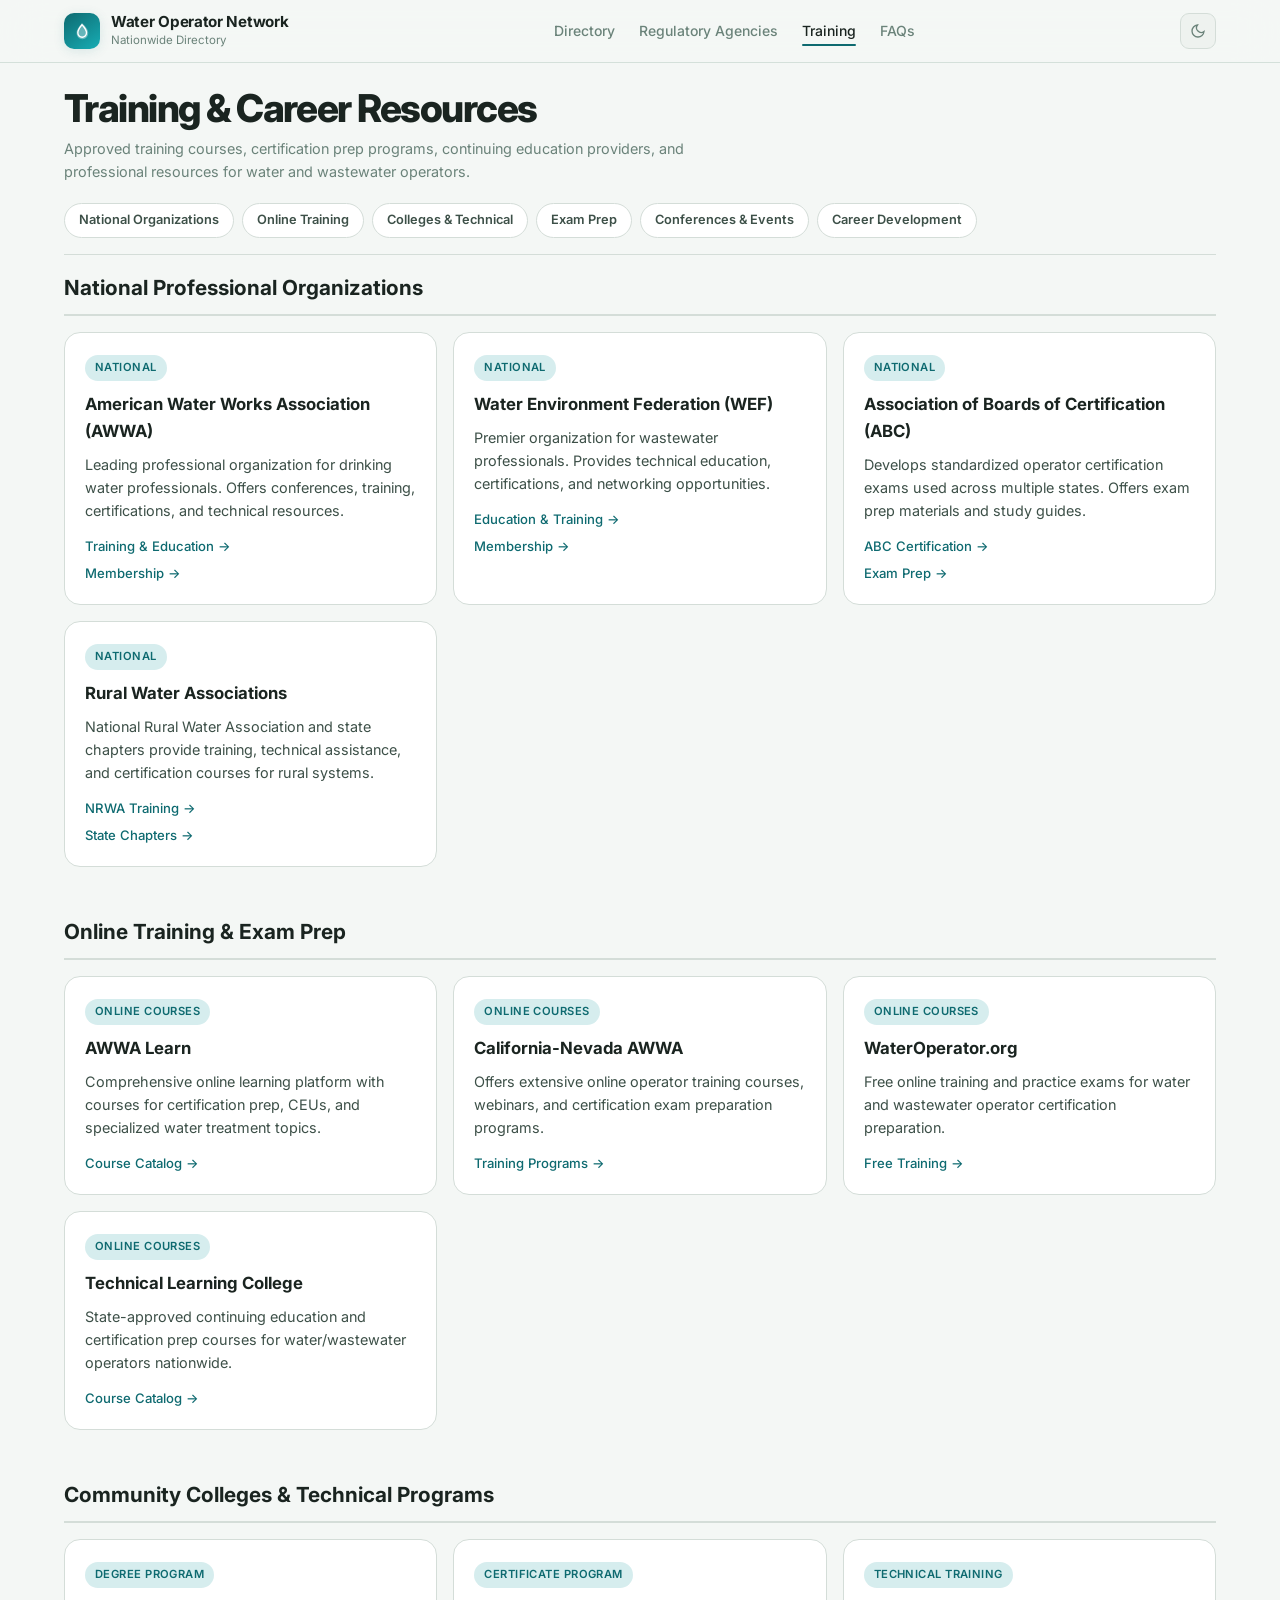
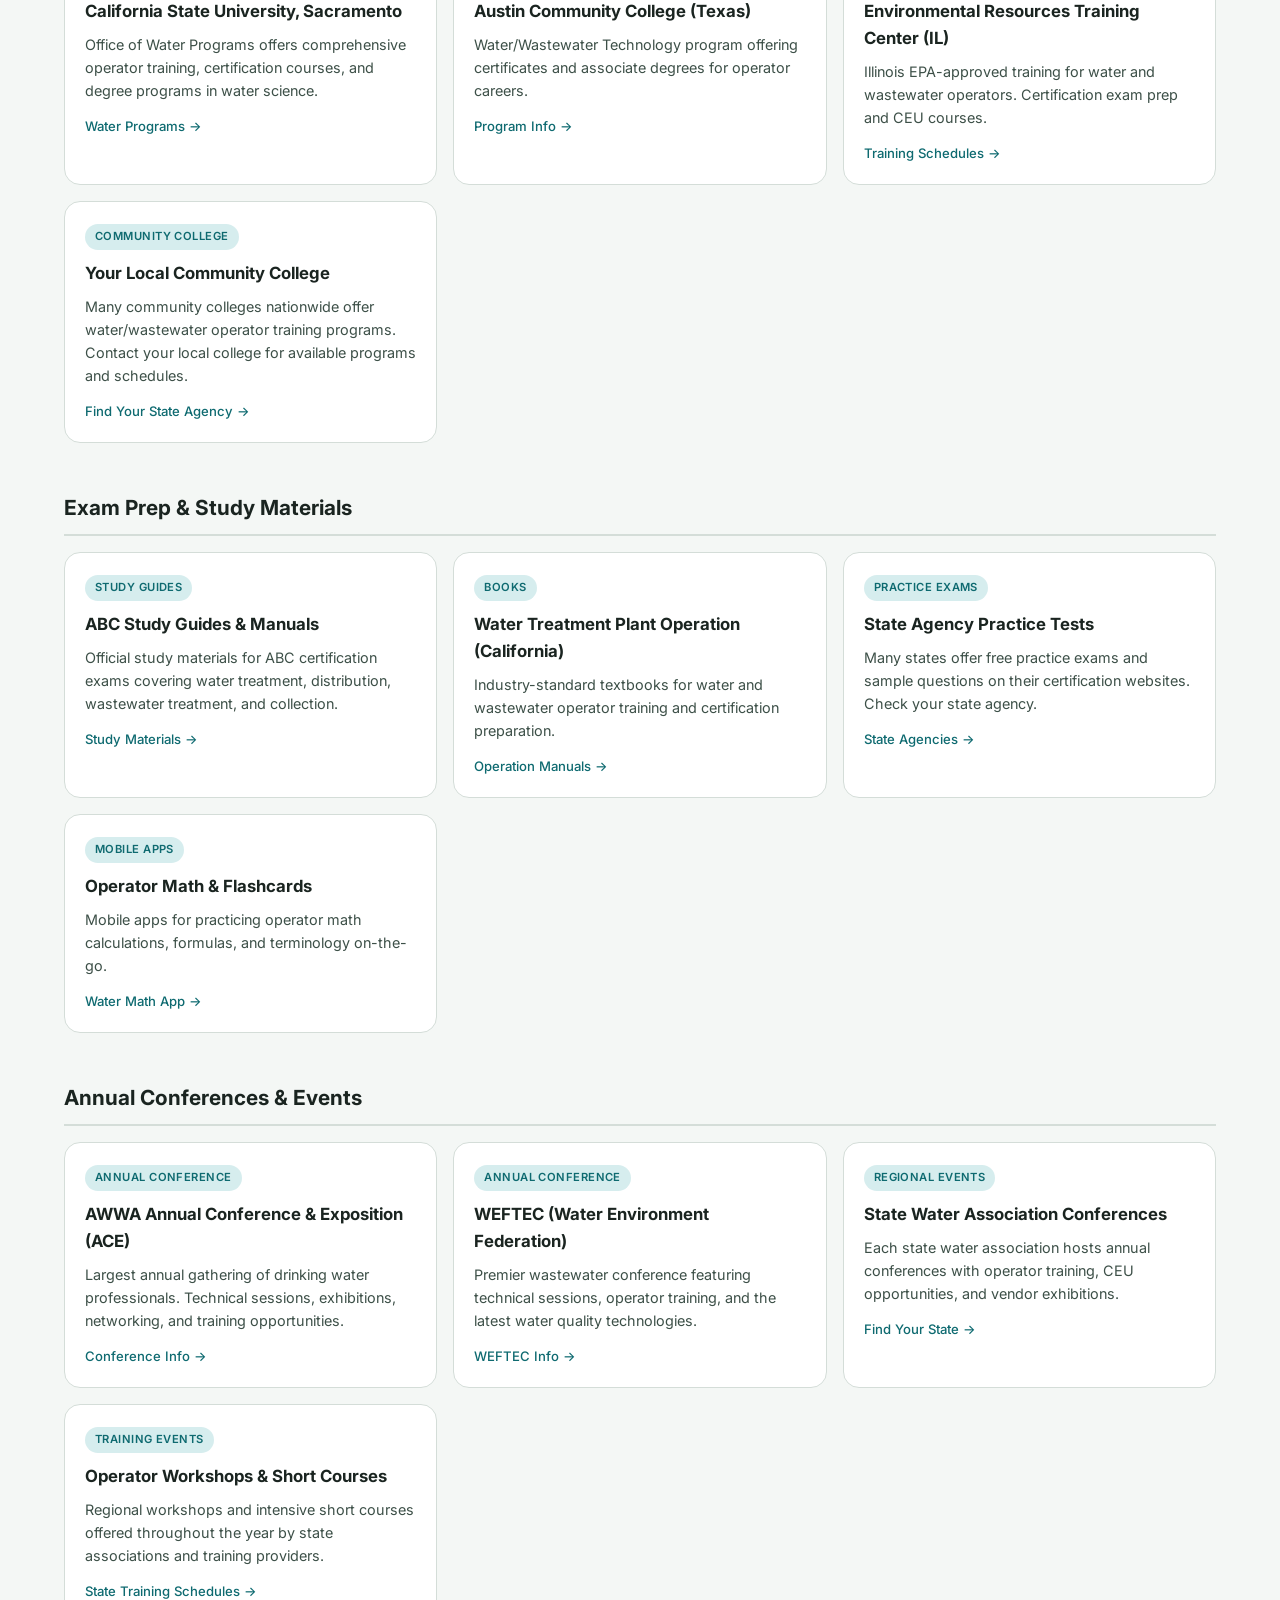
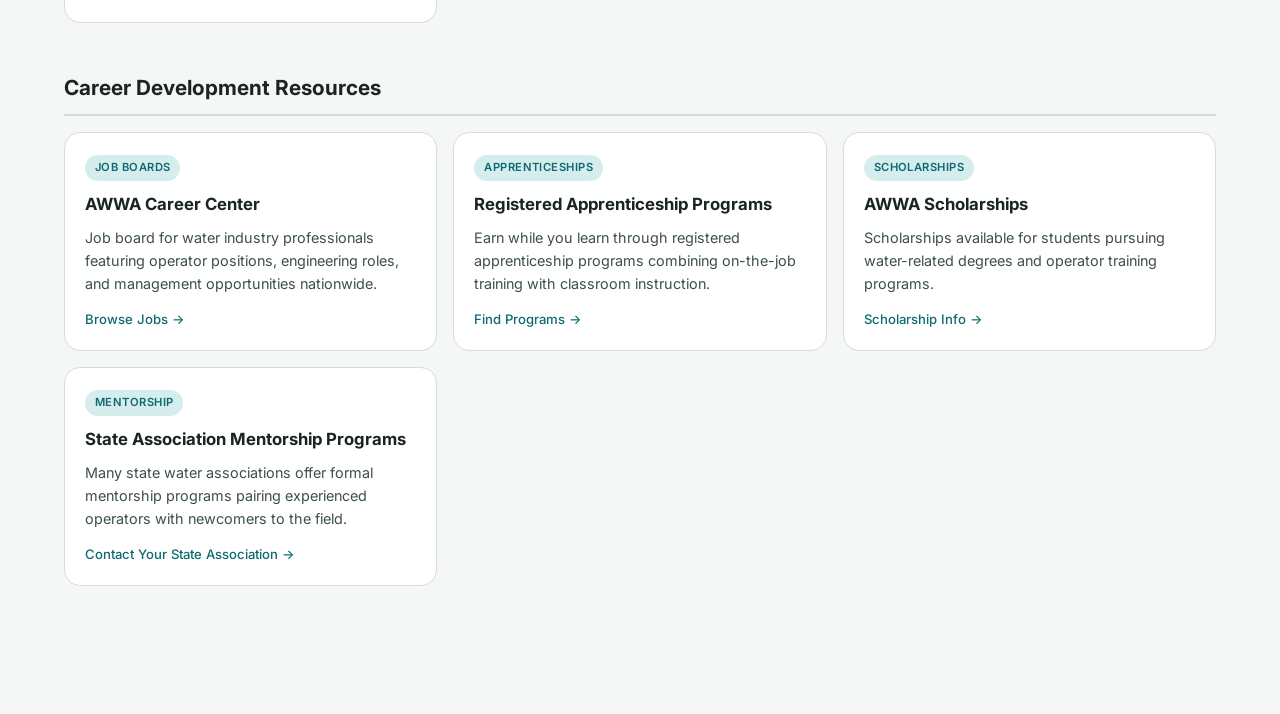
<file: training.html>
<!DOCTYPE html>
<html lang="en" data-theme="light">
<head>
  <meta charset="UTF-8" />
  <meta name="viewport" content="width=device-width, initial-scale=1.0" />
  <title>Water Operator Training & Resources — Water Operator Network</title>
  <meta name="description" content="Find approved water operator training courses, certification prep programs, continuing education providers, and career resources for water and wastewater professionals." />
  <meta name="keywords" content="water operator training, certification courses, operator exam prep, continuing education, CEU courses, water treatment training" />
  
  <link rel="preconnect" href="https://fonts.googleapis.com" />
  <link rel="preconnect" href="https://fonts.gstatic.com" crossorigin />
  <link href="https://fonts.googleapis.com/css2?family=Inter:wght@300;400;500;600;700;800&display=swap" rel="stylesheet" />
  
  <style>
    :root {
      --bg: #f4f7f5; --surface: #ffffff; --surface-2: #eef2ef; --border: #d4ddd8; --border-soft: rgba(180,200,190,0.5);
      --text: #1a2420; --text-2: #3d5048; --muted: #6b837a; --muted-2: #94aaa2;
      --primary: #0e6a70; --primary-mid: #128a91; --primary-hi: #17adb5; --primary-glow: rgba(14,106,112,0.12); --primary-soft: #d6edee;
      --teal: #00c4a0; --teal-soft: #d0f4ed; --radius: 16px; --radius-sm: 10px;
      --shadow-sm: 0 1px 4px rgba(20,40,34,0.07), 0 4px 16px rgba(20,40,34,0.05);
      --shadow: 0 2px 8px rgba(20,40,34,0.08), 0 8px 32px rgba(20,40,34,0.07);
      --font: 'Inter', -apple-system, BlinkMacSystemFont, sans-serif;
      --max: 1200px; --transition: 0.17s cubic-bezier(0.4, 0, 0.2, 1);
    }
    [data-theme="dark"] {
      --bg: #0d1512; --surface: #131e1a; --surface-2: #192420; --border: #253530; --border-soft: rgba(50,80,68,0.5);
      --text: #dceae4; --text-2: #9dbfb3; --muted: #607870; --muted-2: #405850;
      --primary: #3abfc6; --primary-mid: #2da8af; --primary-hi: #52d1d8; --primary-glow: rgba(58,191,198,0.1); --primary-soft: #0e2d30;
      --teal: #20d8b4; --teal-soft: #0e2f28;
      --shadow-sm: 0 1px 4px rgba(0,0,0,0.25), 0 4px 16px rgba(0,0,0,0.2);
      --shadow: 0 2px 8px rgba(0,0,0,0.3), 0 8px 32px rgba(0,0,0,0.25);
    }
    *, *::before, *::after { box-sizing: border-box; margin: 0; padding: 0; }
    html { scroll-behavior: smooth; -webkit-font-smoothing: antialiased; }
    body { font-family: var(--font); background: var(--bg); color: var(--text); line-height: 1.6; min-height: 100vh; }
    a { color: inherit; text-decoration: none; }
    .shell { max-width: var(--max); margin: 0 auto; padding: 0 24px 80px; }
    
    /* Topbar */
    .topbar { position: sticky; top: 0; z-index: 100; background: color-mix(in srgb, var(--bg) 88%, transparent); backdrop-filter: blur(20px); border-bottom: 1px solid var(--border-soft); }
    .topbar-inner { max-width: var(--max); margin: 0 auto; padding: 0 24px; height: 62px; display: flex; align-items: center; justify-content: space-between; gap: 16px; }
    .brand { display: flex; align-items: center; gap: 11px; }
    .brand-mark { width: 36px; height: 36px; border-radius: 10px; background: linear-gradient(145deg, var(--primary), var(--primary-hi)); display: grid; place-items: center; box-shadow: 0 2px 12px var(--primary-glow); flex-shrink: 0; }
    .brand-text strong { display: block; font-size: 0.95rem; font-weight: 700; color: var(--text); letter-spacing: -0.02em; line-height: 1.2; }
    .brand-text span { display: block; font-size: 0.72rem; color: var(--muted); font-weight: 400; }
    .nav-links { display: flex; align-items: center; gap: 24px; }
    .nav-links a { font-size: 0.875rem; font-weight: 500; color: var(--muted); transition: color var(--transition); position: relative; }
    .nav-links a::after { content: ''; position: absolute; bottom: -4px; left: 0; right: 0; height: 2px; background: var(--primary); transform: scaleX(0); transition: transform var(--transition); border-radius: 2px; }
    .nav-links a:hover, .nav-links a.active { color: var(--text); }
    .nav-links a:hover::after, .nav-links a.active::after { transform: scaleX(1); }
    .theme-btn { width: 36px; height: 36px; border-radius: 9px; background: var(--surface-2); border: 1px solid var(--border); color: var(--muted); cursor: pointer; display: grid; place-items: center; transition: all var(--transition); }
    .theme-btn:hover { border-color: var(--primary); color: var(--primary); }
    .theme-btn svg { width: 16px; height: 16px; }
    [data-theme="dark"] .icon-sun { display: block; } [data-theme="dark"] .icon-moon { display: none; }
    [data-theme="light"] .icon-sun { display: none; } [data-theme="light"] .icon-moon { display: block; }
    
    /* Page hero */
    .page-hero { padding: 24px 0 16px; border-bottom: 1px solid var(--border); }
    .page-hero h1 { font-size: clamp(1.6rem, 2.5vw + 0.5rem, 2.4rem); font-weight: 800; line-height: 1.1; letter-spacing: -0.04em; color: var(--text); margin-bottom: 8px; }
    .page-hero p { font-size: 0.9rem; color: var(--muted); max-width: 70ch; line-height: 1.6; margin-bottom: 16px; }

    /* Category nav pills */
    .cat-nav { display: flex; flex-wrap: wrap; gap: 8px; padding: 4px 0 0; }
    .cat-pill {
      padding: 6px 14px;
      border-radius: 100px;
      background: var(--surface);
      border: 1px solid var(--border);
      color: var(--text-2);
      font-size: 0.8rem; font-weight: 600;
      cursor: pointer; text-decoration: none;
      transition: all var(--transition);
      white-space: nowrap;
    }
    .cat-pill:hover { background: var(--primary-soft); border-color: var(--primary); color: var(--primary); }

    /* Content */
    .page-content { padding: 16px 0 0; }
    .resource-section { margin-bottom: 48px; scroll-margin-top: 80px; }
    .resource-section h2 { font-size: 1.3rem; font-weight: 700; color: var(--text); margin-bottom: 16px; padding-bottom: 10px; border-bottom: 2px solid var(--border); }
    .resource-grid { display: grid; grid-template-columns: repeat(auto-fill, minmax(320px, 1fr)); gap: 16px; }
    .resource-card { background: var(--surface); border: 1px solid var(--border); border-radius: var(--radius); padding: 20px; transition: all var(--transition); }
    .resource-card:hover { border-color: color-mix(in srgb, var(--primary) 50%, var(--border)); box-shadow: var(--shadow-sm); transform: translateY(-1px); }
    .resource-card h3 { font-size: 1.05rem; font-weight: 700; color: var(--text); margin-bottom: 8px; }
    .resource-card .tag { display: inline-block; padding: 4px 10px; border-radius: 100px; background: var(--primary-soft); color: var(--primary); font-size: 0.7rem; font-weight: 600; text-transform: uppercase; letter-spacing: 0.04em; margin-bottom: 10px; }
    .resource-card p { font-size: 0.9rem; color: var(--text-2); line-height: 1.6; margin-bottom: 14px; }
    .resource-links { display: flex; flex-direction: column; gap: 6px; }
    .resource-link { font-size: 0.82rem; font-weight: 500; color: var(--primary); display: flex; align-items: center; gap: 6px; transition: gap var(--transition); }
    .resource-link:hover { gap: 10px; color: var(--primary-mid); }
    
    @media (max-width: 960px) { .nav-links { display: none; } }
    @media (max-width: 680px) { .shell { padding: 0 16px 60px; } .resource-grid { grid-template-columns: 1fr; } }
  </style>
</head>
<body>

  <header class="topbar">
    <div class="topbar-inner">
      <div class="brand">
        <div class="brand-mark">
          <svg width="20" height="20" viewBox="0 0 24 24" fill="none">
            <path d="M12 2.5C9.2 6.2 5.5 10 5.5 14.5C5.5 18.64 8.86 22 12.5 22C16.14 22 19.5 18.64 19.5 14.5C19.5 10 15.8 6.2 12 2.5Z" fill="white" opacity="0.35"/>
            <path d="M12 4.5C9.4 7.6 7 10.5 7 14.2C7 17.15 9.48 19.5 12.2 19.5C14.92 19.5 17.4 17.15 17.4 14.2C17.4 10.5 15 7.6 12 4.5Z" stroke="white" stroke-width="1.6" fill="none"/>
          </svg>
        </div>
        <div class="brand-text">
          <strong>Water Operator Network</strong>
          <span>Nationwide Directory</span>
        </div>
      </div>
      <nav class="nav-links">
        <a href="index.html">Directory</a>
        <a href="agencies.html">Regulatory Agencies</a>
        <a href="training.html" class="active">Training</a>
        <a href="faq.html">FAQs</a>
      </nav>
      <button class="theme-btn" id="themeBtn">
        <svg class="icon-moon" viewBox="0 0 24 24" fill="none" stroke="currentColor" stroke-width="2"><path d="M21 12.79A9 9 0 1111.21 3 7 7 0 0021 12.79z"/></svg>
        <svg class="icon-sun" viewBox="0 0 24 24" fill="none" stroke="currentColor" stroke-width="2"><circle cx="12" cy="12" r="5"/><line x1="12" y1="1" x2="12" y2="3"/><line x1="12" y1="21" x2="12" y2="23"/><line x1="4.22" y1="4.22" x2="5.64" y2="5.64"/><line x1="18.36" y1="18.36" x2="19.78" y2="19.78"/><line x1="1" y1="12" x2="3" y2="12"/><line x1="21" y1="12" x2="23" y2="12"/><line x1="4.22" y1="19.78" x2="5.64" y2="18.36"/><line x1="18.36" y1="5.64" x2="19.78" y2="4.22"/></svg>
      </button>
    </div>
  </header>

  <main class="shell">
    <section class="page-hero">
      <h1>Training &amp; Career Resources</h1>
      <p>Approved training courses, certification prep programs, continuing education providers, and professional resources for water and wastewater operators.</p>
      <nav class="cat-nav">
        <a class="cat-pill" href="#sec-national">National Organizations</a>
        <a class="cat-pill" href="#sec-online">Online Training</a>
        <a class="cat-pill" href="#sec-colleges">Colleges &amp; Technical</a>
        <a class="cat-pill" href="#sec-examprep">Exam Prep</a>
        <a class="cat-pill" href="#sec-conferences">Conferences &amp; Events</a>
        <a class="cat-pill" href="#sec-career">Career Development</a>
      </nav>
    </section>

    <div class="page-content">

      <!-- NATIONAL ORGANIZATIONS -->
      <section class="resource-section" id="sec-national">
        <h2>National Professional Organizations</h2>
        <div class="resource-grid">
          
          <div class="resource-card">
            <div class="tag">National</div>
            <h3>American Water Works Association (AWWA)</h3>
            <p>Leading professional organization for drinking water professionals. Offers conferences, training, certifications, and technical resources.</p>
            <div class="resource-links">
              <a class="resource-link" href="https://www.awwa.org/Education-Training" target="_blank" rel="noopener">Training & Education →</a>
              <a class="resource-link" href="https://www.awwa.org/Membership" target="_blank" rel="noopener">Membership →</a>
            </div>
          </div>

          <div class="resource-card">
            <div class="tag">National</div>
            <h3>Water Environment Federation (WEF)</h3>
            <p>Premier organization for wastewater professionals. Provides technical education, certifications, and networking opportunities.</p>
            <div class="resource-links">
              <a class="resource-link" href="https://www.wef.org/resources/education-training/" target="_blank" rel="noopener">Education & Training →</a>
              <a class="resource-link" href="https://www.wef.org/membership/" target="_blank" rel="noopener">Membership →</a>
            </div>
          </div>

          <div class="resource-card">
            <div class="tag">National</div>
            <h3>Association of Boards of Certification (ABC)</h3>
            <p>Develops standardized operator certification exams used across multiple states. Offers exam prep materials and study guides.</p>
            <div class="resource-links">
              <a class="resource-link" href="https://www.abccert.org/" target="_blank" rel="noopener">ABC Certification →</a>
              <a class="resource-link" href="https://www.abccert.org/exam-preparation" target="_blank" rel="noopener">Exam Prep →</a>
            </div>
          </div>

          <div class="resource-card">
            <div class="tag">National</div>
            <h3>Rural Water Associations</h3>
            <p>National Rural Water Association and state chapters provide training, technical assistance, and certification courses for rural systems.</p>
            <div class="resource-links">
              <a class="resource-link" href="https://nrwa.org/education/" target="_blank" rel="noopener">NRWA Training →</a>
              <a class="resource-link" href="https://nrwa.org/state-associations/" target="_blank" rel="noopener">State Chapters →</a>
            </div>
          </div>

        </div>
      </section>

      <!-- ONLINE TRAINING PLATFORMS -->
      <section class="resource-section" id="sec-online">
        <h2>Online Training & Exam Prep</h2>
        <div class="resource-grid">
          
          <div class="resource-card">
            <div class="tag">Online Courses</div>
            <h3>AWWA Learn</h3>
            <p>Comprehensive online learning platform with courses for certification prep, CEUs, and specialized water treatment topics.</p>
            <div class="resource-links">
              <a class="resource-link" href="https://www.awwa.org/Education-Training/Distance-Learning" target="_blank" rel="noopener">Course Catalog →</a>
            </div>
          </div>

          <div class="resource-card">
            <div class="tag">Online Courses</div>
            <h3>California-Nevada AWWA</h3>
            <p>Offers extensive online operator training courses, webinars, and certification exam preparation programs.</p>
            <div class="resource-links">
              <a class="resource-link" href="https://www.ca-nv-awwa.org/training-and-certification" target="_blank" rel="noopener">Training Programs →</a>
            </div>
          </div>

          <div class="resource-card">
            <div class="tag">Online Courses</div>
            <h3>WaterOperator.org</h3>
            <p>Free online training and practice exams for water and wastewater operator certification preparation.</p>
            <div class="resource-links">
              <a class="resource-link" href="https://www.wateroperator.org/" target="_blank" rel="noopener">Free Training →</a>
            </div>
          </div>

          <div class="resource-card">
            <div class="tag">Online Courses</div>
            <h3>Technical Learning College</h3>
            <p>State-approved continuing education and certification prep courses for water/wastewater operators nationwide.</p>
            <div class="resource-links">
              <a class="resource-link" href="https://www.abctlc.com/" target="_blank" rel="noopener">Course Catalog →</a>
            </div>
          </div>

        </div>
      </section>

      <!-- COMMUNITY COLLEGES & TECHNICAL SCHOOLS -->
      <section class="resource-section" id="sec-colleges">
        <h2>Community Colleges & Technical Programs</h2>
        <div class="resource-grid">
          
          <div class="resource-card">
            <div class="tag">Degree Program</div>
            <h3>California State University, Sacramento</h3>
            <p>Office of Water Programs offers comprehensive operator training, certification courses, and degree programs in water science.</p>
            <div class="resource-links">
              <a class="resource-link" href="https://www.owp.csus.edu/" target="_blank" rel="noopener">Water Programs →</a>
            </div>
          </div>

          <div class="resource-card">
            <div class="tag">Certificate Program</div>
            <h3>Austin Community College (Texas)</h3>
            <p>Water/Wastewater Technology program offering certificates and associate degrees for operator careers.</p>
            <div class="resource-links">
              <a class="resource-link" href="https://www.austincc.edu/programs/water-wastewater-technology" target="_blank" rel="noopener">Program Info →</a>
            </div>
          </div>

          <div class="resource-card">
            <div class="tag">Technical Training</div>
            <h3>Environmental Resources Training Center (IL)</h3>
            <p>Illinois EPA-approved training for water and wastewater operators. Certification exam prep and CEU courses.</p>
            <div class="resource-links">
              <a class="resource-link" href="https://ertc.illinois.edu/" target="_blank" rel="noopener">Training Schedules →</a>
            </div>
          </div>

          <div class="resource-card">
            <div class="tag">Community College</div>
            <h3>Your Local Community College</h3>
            <p>Many community colleges nationwide offer water/wastewater operator training programs. Contact your local college for available programs and schedules.</p>
            <div class="resource-links">
              <a class="resource-link" href="agencies.html">Find Your State Agency →</a>
            </div>
          </div>

        </div>
      </section>

      <!-- EXAM PREP & STUDY MATERIALS -->
      <section class="resource-section" id="sec-examprep">
        <h2>Exam Prep & Study Materials</h2>
        <div class="resource-grid">
          
          <div class="resource-card">
            <div class="tag">Study Guides</div>
            <h3>ABC Study Guides & Manuals</h3>
            <p>Official study materials for ABC certification exams covering water treatment, distribution, wastewater treatment, and collection.</p>
            <div class="resource-links">
              <a class="resource-link" href="https://www.abccert.org/exam-preparation" target="_blank" rel="noopener">Study Materials →</a>
            </div>
          </div>

          <div class="resource-card">
            <div class="tag">Books</div>
            <h3>Water Treatment Plant Operation (California)</h3>
            <p>Industry-standard textbooks for water and wastewater operator training and certification preparation.</p>
            <div class="resource-links">
              <a class="resource-link" href="https://www.owp.csus.edu/courses/manuals.php" target="_blank" rel="noopener">Operation Manuals →</a>
            </div>
          </div>

          <div class="resource-card">
            <div class="tag">Practice Exams</div>
            <h3>State Agency Practice Tests</h3>
            <p>Many states offer free practice exams and sample questions on their certification websites. Check your state agency.</p>
            <div class="resource-links">
              <a class="resource-link" href="agencies.html">State Agencies →</a>
            </div>
          </div>

          <div class="resource-card">
            <div class="tag">Mobile Apps</div>
            <h3>Operator Math & Flashcards</h3>
            <p>Mobile apps for practicing operator math calculations, formulas, and terminology on-the-go.</p>
            <div class="resource-links">
              <a class="resource-link" href="https://apps.apple.com/us/app/water-math/id517353937" target="_blank" rel="noopener">Water Math App →</a>
            </div>
          </div>

        </div>
      </section>

      <!-- CONFERENCES & EVENTS -->
      <section class="resource-section" id="sec-conferences">
        <h2>Annual Conferences & Events</h2>
        <div class="resource-grid">
          
          <div class="resource-card">
            <div class="tag">Annual Conference</div>
            <h3>AWWA Annual Conference & Exposition (ACE)</h3>
            <p>Largest annual gathering of drinking water professionals. Technical sessions, exhibitions, networking, and training opportunities.</p>
            <div class="resource-links">
              <a class="resource-link" href="https://www.awwa.org/Events-Education/Conferences/Annual-Conference" target="_blank" rel="noopener">Conference Info →</a>
            </div>
          </div>

          <div class="resource-card">
            <div class="tag">Annual Conference</div>
            <h3>WEFTEC (Water Environment Federation)</h3>
            <p>Premier wastewater conference featuring technical sessions, operator training, and the latest water quality technologies.</p>
            <div class="resource-links">
              <a class="resource-link" href="https://www.weftec.org/" target="_blank" rel="noopener">WEFTEC Info →</a>
            </div>
          </div>

          <div class="resource-card">
            <div class="tag">Regional Events</div>
            <h3>State Water Association Conferences</h3>
            <p>Each state water association hosts annual conferences with operator training, CEU opportunities, and vendor exhibitions.</p>
            <div class="resource-links">
              <a class="resource-link" href="agencies.html">Find Your State →</a>
            </div>
          </div>

          <div class="resource-card">
            <div class="tag">Training Events</div>
            <h3>Operator Workshops & Short Courses</h3>
            <p>Regional workshops and intensive short courses offered throughout the year by state associations and training providers.</p>
            <div class="resource-links">
              <a class="resource-link" href="agencies.html">State Training Schedules →</a>
            </div>
          </div>

        </div>
      </section>

      <!-- CAREER RESOURCES -->
      <section class="resource-section" id="sec-career">
        <h2>Career Development Resources</h2>
        <div class="resource-grid">
          
          <div class="resource-card">
            <div class="tag">Job Boards</div>
            <h3>AWWA Career Center</h3>
            <p>Job board for water industry professionals featuring operator positions, engineering roles, and management opportunities nationwide.</p>
            <div class="resource-links">
              <a class="resource-link" href="https://jobs.awwa.org/" target="_blank" rel="noopener">Browse Jobs →</a>
            </div>
          </div>

          <div class="resource-card">
            <div class="tag">Apprenticeships</div>
            <h3>Registered Apprenticeship Programs</h3>
            <p>Earn while you learn through registered apprenticeship programs combining on-the-job training with classroom instruction.</p>
            <div class="resource-links">
              <a class="resource-link" href="https://www.apprenticeship.gov/" target="_blank" rel="noopener">Find Programs →</a>
            </div>
          </div>

          <div class="resource-card">
            <div class="tag">Scholarships</div>
            <h3>AWWA Scholarships</h3>
            <p>Scholarships available for students pursuing water-related degrees and operator training programs.</p>
            <div class="resource-links">
              <a class="resource-link" href="https://www.awwa.org/Membership/Get-Involved/Scholarships-and-Awards" target="_blank" rel="noopener">Scholarship Info →</a>
            </div>
          </div>

          <div class="resource-card">
            <div class="tag">Mentorship</div>
            <h3>State Association Mentorship Programs</h3>
            <p>Many state water associations offer formal mentorship programs pairing experienced operators with newcomers to the field.</p>
            <div class="resource-links">
              <a class="resource-link" href="agencies.html">Contact Your State Association →</a>
            </div>
          </div>

        </div>
      </section>

    </div>
  </main>

  <script>
    const savedTheme = localStorage.getItem('wonTheme') || 'light';
    document.documentElement.setAttribute('data-theme', savedTheme);
    document.getElementById('themeBtn').addEventListener('click', () => {
      const next = document.documentElement.getAttribute('data-theme') === 'dark' ? 'light' : 'dark';
      document.documentElement.setAttribute('data-theme', next);
      localStorage.setItem('wonTheme', next);
    });
  </script>
</body>
</html>
</file>
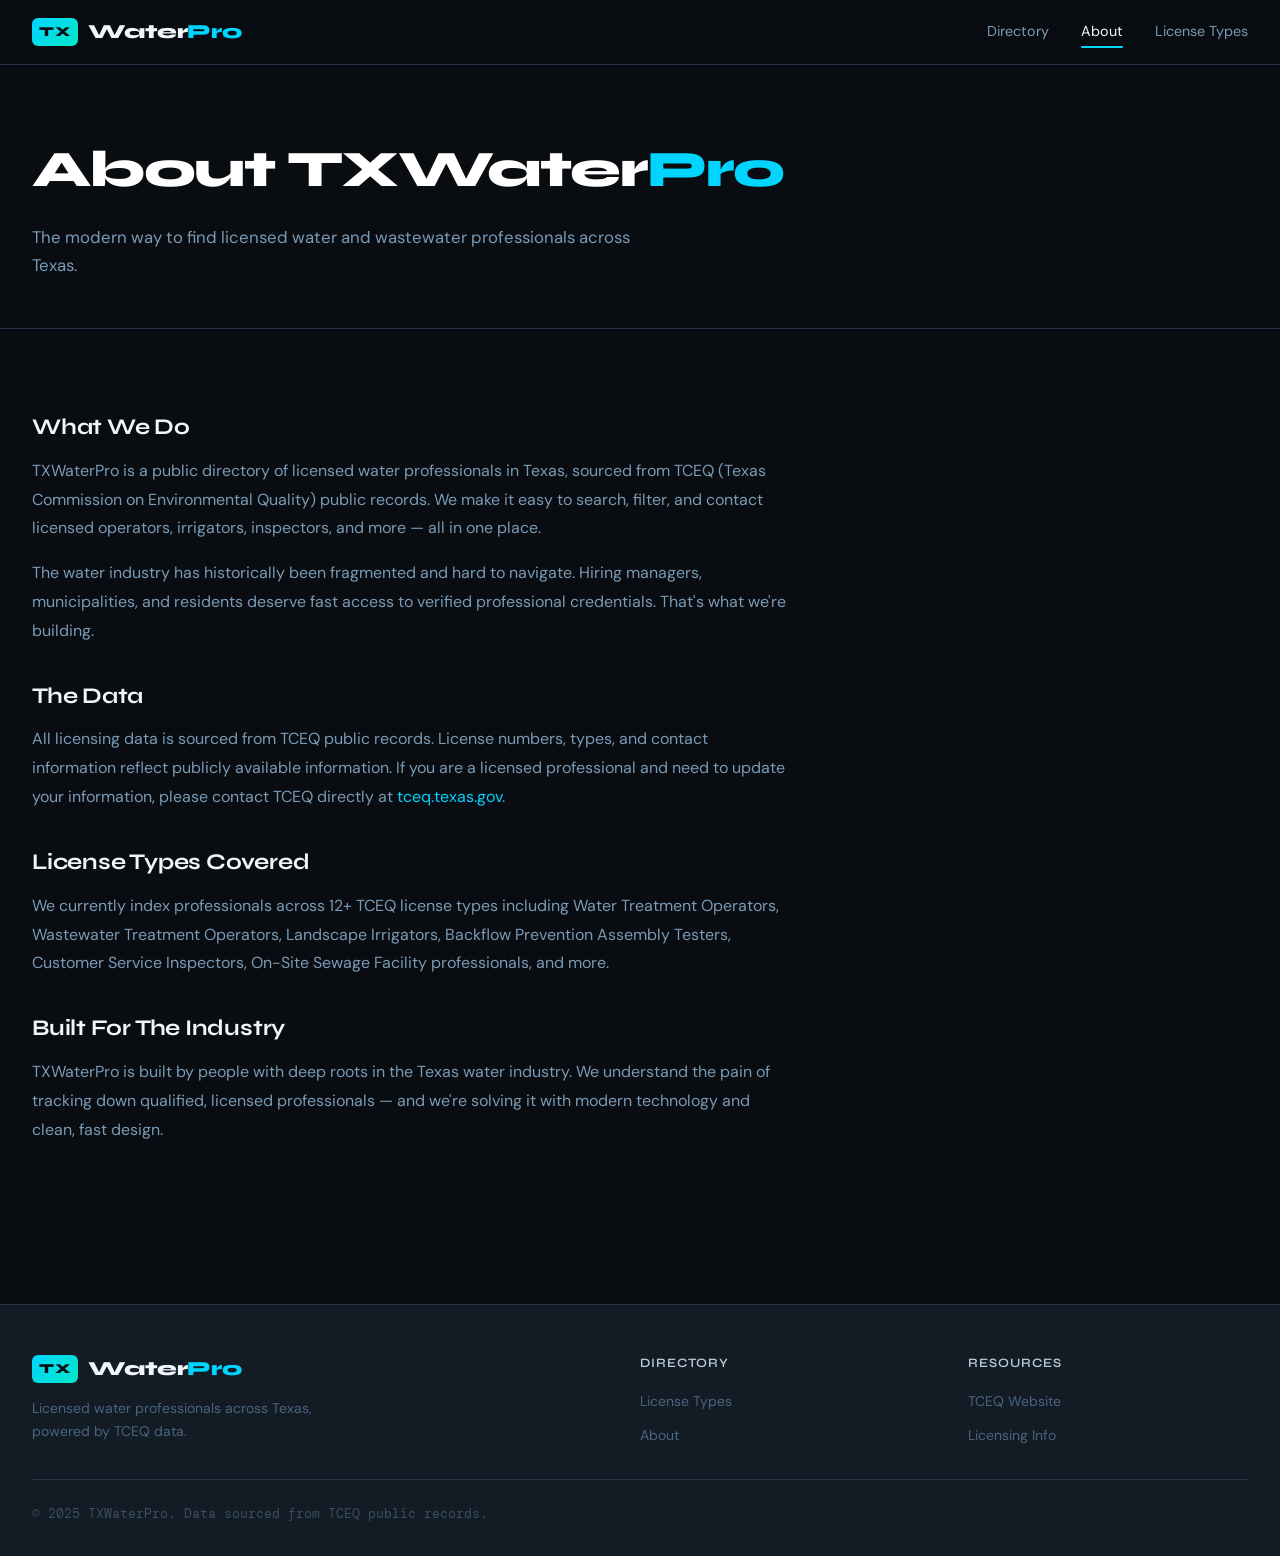
<file: pages/about.html>
<!DOCTYPE html>
<html lang="en">
<head>
  <meta charset="UTF-8" />
  <meta name="viewport" content="width=device-width, initial-scale=1.0" />
  <title>About — TXWater Pro</title>
  <meta name="description" content="About TXWaterPro — the modern directory of TCEQ-licensed water professionals in Texas." />
  <link rel="preconnect" href="https://fonts.googleapis.com" />
  <link rel="preconnect" href="https://fonts.gstatic.com" crossorigin />
  <link href="https://fonts.googleapis.com/css2?family=Syne:wght@400;600;700;800&family=DM+Mono:wght@400;500&family=DM+Sans:ital,opsz,wght@0,9..40,300;0,9..40,400;0,9..40,500;1,9..40,300&display=swap" rel="stylesheet" />
  <link rel="stylesheet" href="../css/style.css" />
</head>
<body>

  <nav class="nav">
    <div class="nav-inner">
      <a href="../index.html" class="logo">
        <span class="logo-mark">TX</span>
        <span class="logo-text">Water<em>Pro</em></span>
      </a>
      <div class="nav-links">
        <a href="../index.html">Directory</a>
        <a href="about.html" class="active">About</a>
        <a href="license-types.html">License Types</a>
      </div>
    </div>
  </nav>

  <section class="page-hero">
    <div class="container">
      <h1>About TXWater<em style="font-style:normal;color:var(--cyan)">Pro</em></h1>
      <p>The modern way to find licensed water and wastewater professionals across Texas.</p>
    </div>
  </section>

  <main class="page-content">
    <div class="container">
      <div class="content-section">
        <h2>What We Do</h2>
        <p>TXWaterPro is a public directory of licensed water professionals in Texas, sourced from TCEQ (Texas Commission on Environmental Quality) public records. We make it easy to search, filter, and contact licensed operators, irrigators, inspectors, and more — all in one place.</p>
        <p>The water industry has historically been fragmented and hard to navigate. Hiring managers, municipalities, and residents deserve fast access to verified professional credentials. That's what we're building.</p>

        <h2>The Data</h2>
        <p>All licensing data is sourced from TCEQ public records. License numbers, types, and contact information reflect publicly available information. If you are a licensed professional and need to update your information, please contact TCEQ directly at <a href="https://www.tceq.texas.gov" target="_blank" rel="noopener" style="color:var(--cyan)">tceq.texas.gov</a>.</p>

        <h2>License Types Covered</h2>
        <p>We currently index professionals across 12+ TCEQ license types including Water Treatment Operators, Wastewater Treatment Operators, Landscape Irrigators, Backflow Prevention Assembly Testers, Customer Service Inspectors, On-Site Sewage Facility professionals, and more.</p>

        <h2>Built For The Industry</h2>
        <p>TXWaterPro is built by people with deep roots in the Texas water industry. We understand the pain of tracking down qualified, licensed professionals — and we're solving it with modern technology and clean, fast design.</p>
      </div>
    </div>
  </main>

  <footer class="footer">
    <div class="container">
      <div class="footer-inner">
        <div class="footer-brand">
          <a href="../index.html" class="logo">
            <span class="logo-mark">TX</span>
            <span class="logo-text">Water<em>Pro</em></span>
          </a>
          <p>Licensed water professionals across Texas, powered by TCEQ data.</p>
        </div>
        <div class="footer-links">
          <h4>Directory</h4>
          <a href="license-types.html">License Types</a>
          <a href="about.html">About</a>
        </div>
        <div class="footer-links">
          <h4>Resources</h4>
          <a href="https://www.tceq.texas.gov/" target="_blank" rel="noopener">TCEQ Website</a>
          <a href="https://www.tceq.texas.gov/licensing" target="_blank" rel="noopener">Licensing Info</a>
        </div>
      </div>
      <div class="footer-bottom">
        <p>© 2025 TXWaterPro. Data sourced from TCEQ public records.</p>
      </div>
    </div>
  </footer>

</body>
</html>
</file>
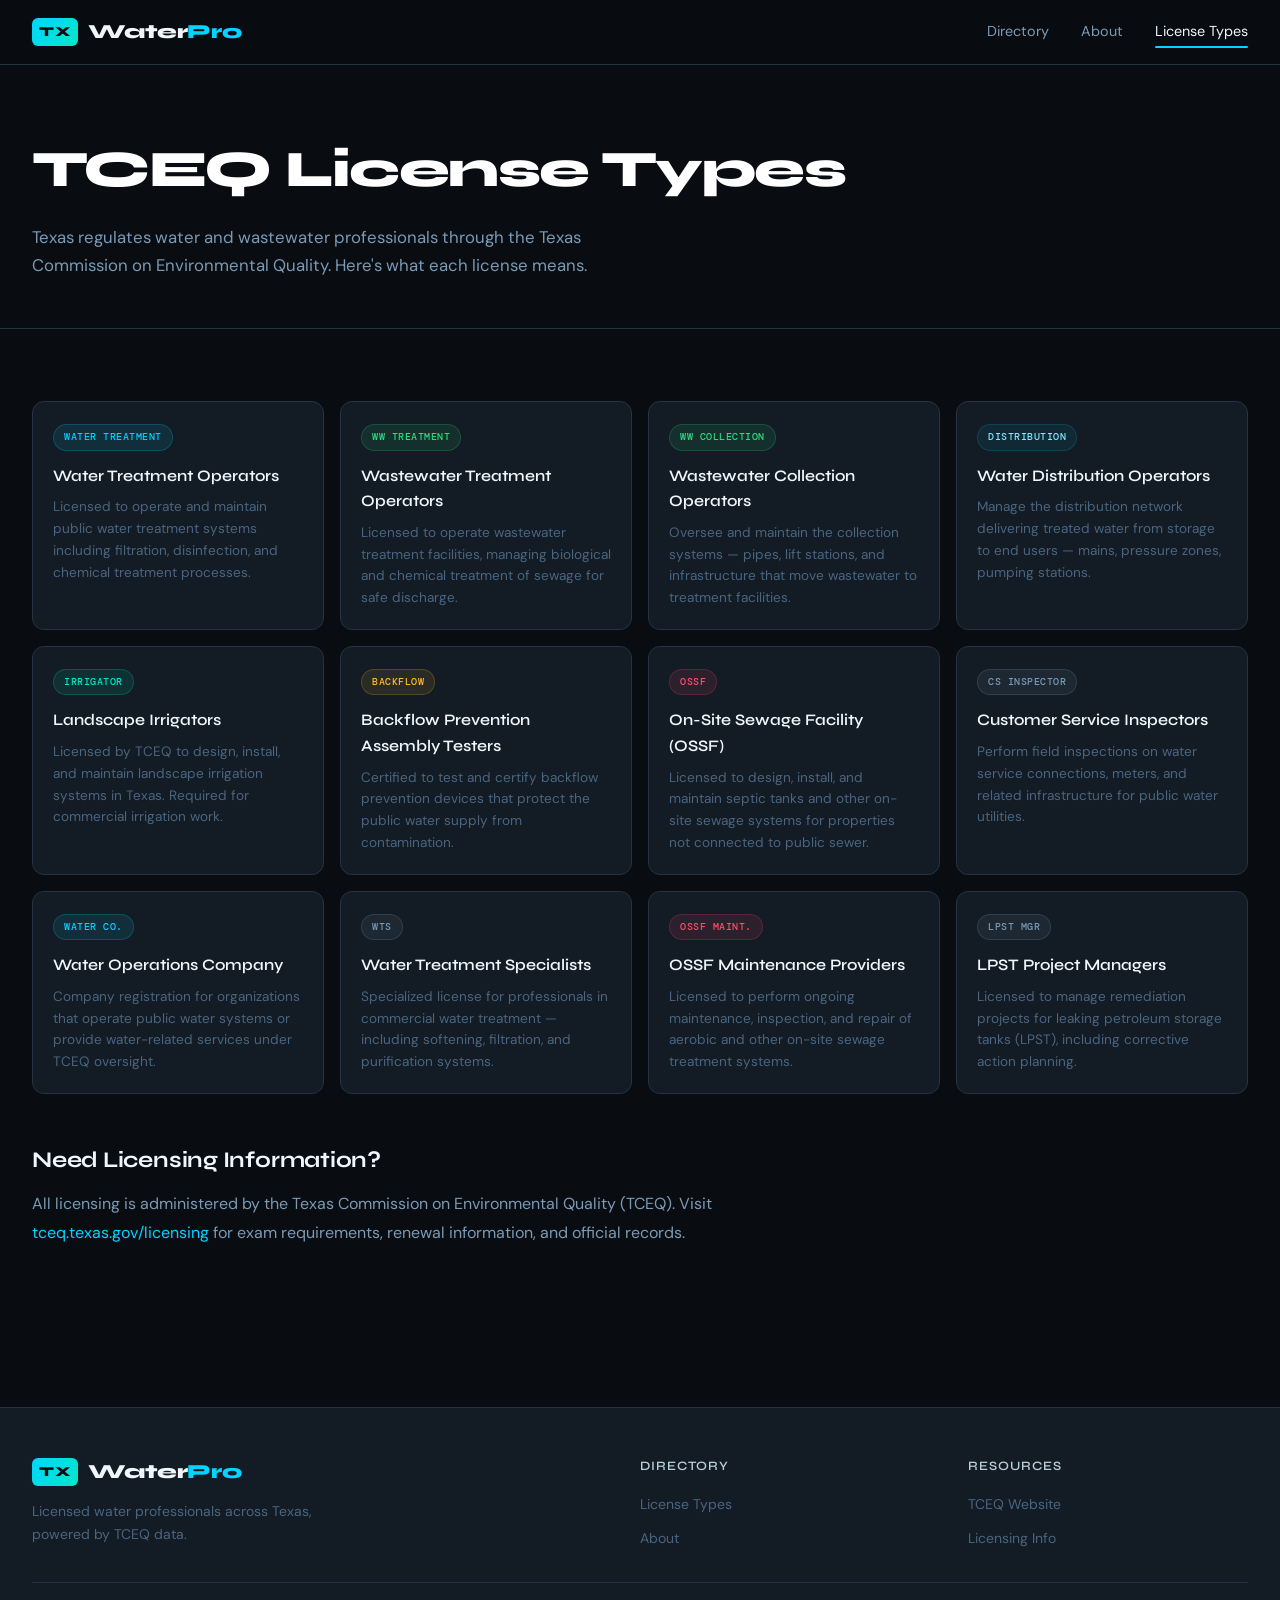
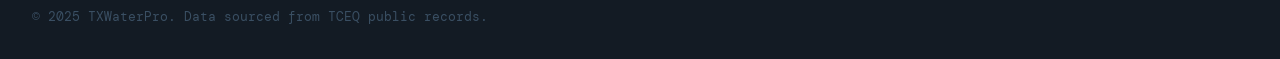
<file: pages/license-types.html>
<!DOCTYPE html>
<html lang="en">
<head>
  <meta charset="UTF-8" />
  <meta name="viewport" content="width=device-width, initial-scale=1.0" />
  <title>License Types — TXWater Pro</title>
  <meta name="description" content="TCEQ water industry license types in Texas explained — water operators, irrigators, backflow testers, and more." />
  <link rel="preconnect" href="https://fonts.googleapis.com" />
  <link rel="preconnect" href="https://fonts.gstatic.com" crossorigin />
  <link href="https://fonts.googleapis.com/css2?family=Syne:wght@400;600;700;800&family=DM+Mono:wght@400;500&family=DM+Sans:ital,opsz,wght@0,9..40,300;0,9..40,400;0,9..40,500;1,9..40,300&display=swap" rel="stylesheet" />
  <link rel="stylesheet" href="../css/style.css" />
</head>
<body>

  <nav class="nav">
    <div class="nav-inner">
      <a href="../index.html" class="logo">
        <span class="logo-mark">TX</span>
        <span class="logo-text">Water<em>Pro</em></span>
      </a>
      <div class="nav-links">
        <a href="../index.html">Directory</a>
        <a href="about.html">About</a>
        <a href="license-types.html" class="active">License Types</a>
      </div>
    </div>
  </nav>

  <section class="page-hero">
    <div class="container">
      <h1>TCEQ License Types</h1>
      <p>Texas regulates water and wastewater professionals through the Texas Commission on Environmental Quality. Here's what each license means.</p>
    </div>
  </section>

  <main class="page-content">
    <div class="container">
      <div class="license-grid">

        <div class="license-card">
          <div class="card-badge badge-water-treatment" style="display:inline-block;margin-bottom:0.75rem">Water Treatment</div>
          <h3>Water Treatment Operators</h3>
          <p>Licensed to operate and maintain public water treatment systems including filtration, disinfection, and chemical treatment processes.</p>
        </div>

        <div class="license-card">
          <div class="card-badge badge-wastewater" style="display:inline-block;margin-bottom:0.75rem">WW Treatment</div>
          <h3>Wastewater Treatment Operators</h3>
          <p>Licensed to operate wastewater treatment facilities, managing biological and chemical treatment of sewage for safe discharge.</p>
        </div>

        <div class="license-card">
          <div class="card-badge badge-wastewater" style="display:inline-block;margin-bottom:0.75rem">WW Collection</div>
          <h3>Wastewater Collection Operators</h3>
          <p>Oversee and maintain the collection systems — pipes, lift stations, and infrastructure that move wastewater to treatment facilities.</p>
        </div>

        <div class="license-card">
          <div class="card-badge badge-distribution" style="display:inline-block;margin-bottom:0.75rem">Distribution</div>
          <h3>Water Distribution Operators</h3>
          <p>Manage the distribution network delivering treated water from storage to end users — mains, pressure zones, pumping stations.</p>
        </div>

        <div class="license-card">
          <div class="card-badge badge-landscape" style="display:inline-block;margin-bottom:0.75rem">Irrigator</div>
          <h3>Landscape Irrigators</h3>
          <p>Licensed by TCEQ to design, install, and maintain landscape irrigation systems in Texas. Required for commercial irrigation work.</p>
        </div>

        <div class="license-card">
          <div class="card-badge badge-backflow" style="display:inline-block;margin-bottom:0.75rem">Backflow</div>
          <h3>Backflow Prevention Assembly Testers</h3>
          <p>Certified to test and certify backflow prevention devices that protect the public water supply from contamination.</p>
        </div>

        <div class="license-card">
          <div class="card-badge badge-ossf" style="display:inline-block;margin-bottom:0.75rem">OSSF</div>
          <h3>On-Site Sewage Facility (OSSF)</h3>
          <p>Licensed to design, install, and maintain septic tanks and other on-site sewage systems for properties not connected to public sewer.</p>
        </div>

        <div class="license-card">
          <div class="card-badge badge-default" style="display:inline-block;margin-bottom:0.75rem">CS Inspector</div>
          <h3>Customer Service Inspectors</h3>
          <p>Perform field inspections on water service connections, meters, and related infrastructure for public water utilities.</p>
        </div>

        <div class="license-card">
          <div class="card-badge badge-water-treatment" style="display:inline-block;margin-bottom:0.75rem">Water Co.</div>
          <h3>Water Operations Company</h3>
          <p>Company registration for organizations that operate public water systems or provide water-related services under TCEQ oversight.</p>
        </div>

        <div class="license-card">
          <div class="card-badge badge-default" style="display:inline-block;margin-bottom:0.75rem">WTS</div>
          <h3>Water Treatment Specialists</h3>
          <p>Specialized license for professionals in commercial water treatment — including softening, filtration, and purification systems.</p>
        </div>

        <div class="license-card">
          <div class="card-badge badge-ossf" style="display:inline-block;margin-bottom:0.75rem">OSSF Maint.</div>
          <h3>OSSF Maintenance Providers</h3>
          <p>Licensed to perform ongoing maintenance, inspection, and repair of aerobic and other on-site sewage treatment systems.</p>
        </div>

        <div class="license-card">
          <div class="card-badge badge-default" style="display:inline-block;margin-bottom:0.75rem">LPST Mgr</div>
          <h3>LPST Project Managers</h3>
          <p>Licensed to manage remediation projects for leaking petroleum storage tanks (LPST), including corrective action planning.</p>
        </div>

      </div>

      <div class="content-section" style="margin-top:3rem">
        <h2>Need Licensing Information?</h2>
        <p>All licensing is administered by the Texas Commission on Environmental Quality (TCEQ). Visit <a href="https://www.tceq.texas.gov/licensing" target="_blank" rel="noopener" style="color:var(--cyan)">tceq.texas.gov/licensing</a> for exam requirements, renewal information, and official records.</p>
      </div>
    </div>
  </main>

  <footer class="footer">
    <div class="container">
      <div class="footer-inner">
        <div class="footer-brand">
          <a href="../index.html" class="logo">
            <span class="logo-mark">TX</span>
            <span class="logo-text">Water<em>Pro</em></span>
          </a>
          <p>Licensed water professionals across Texas, powered by TCEQ data.</p>
        </div>
        <div class="footer-links">
          <h4>Directory</h4>
          <a href="license-types.html">License Types</a>
          <a href="about.html">About</a>
        </div>
        <div class="footer-links">
          <h4>Resources</h4>
          <a href="https://www.tceq.texas.gov/" target="_blank" rel="noopener">TCEQ Website</a>
          <a href="https://www.tceq.texas.gov/licensing" target="_blank" rel="noopener">Licensing Info</a>
        </div>
      </div>
      <div class="footer-bottom">
        <p>© 2025 TXWaterPro. Data sourced from TCEQ public records.</p>
      </div>
    </div>
  </footer>

</body>
</html>
</file>
<file: css/style.css>
/* ===== TXWATERPRO — BOLD MODERN DIRECTORY ===== */

:root {
  --black:    #090d12;
  --ink:      #131b24;
  --slate:    #1d2a38;
  --muted:    #3a4f63;
  --border:   #253345;
  --mid:      #4a6580;
  --dim:      #7a9ab5;
  --pale:     #b8cdd9;
  --white:    #f0f6fb;
  --snow:     #ffffff;

  --cyan:     #00d4ff;
  --cyan-dim: #00a8cc;
  --teal:     #00e8c6;
  --amber:    #ffb830;
  --red:      #ff4d6d;
  --green:    #2ddb81;

  --font-display: 'Syne', sans-serif;
  --font-body:    'DM Sans', sans-serif;
  --font-mono:    'DM Mono', monospace;

  --radius:   12px;
  --radius-lg: 20px;
  --shadow:   0 4px 24px rgba(0,0,0,0.35);
  --shadow-lg: 0 12px 48px rgba(0,0,0,0.55);
  --transition: 0.18s cubic-bezier(0.4, 0, 0.2, 1);
}

*, *::before, *::after { box-sizing: border-box; margin: 0; padding: 0; }

html { scroll-behavior: smooth; }

body {
  font-family: var(--font-body);
  background: var(--black);
  color: var(--pale);
  line-height: 1.6;
  min-height: 100vh;
  -webkit-font-smoothing: antialiased;
}

a { color: inherit; text-decoration: none; }
img { max-width: 100%; display: block; }

.container {
  width: 100%;
  max-width: 1280px;
  margin: 0 auto;
  padding: 0 2rem;
}

/* ===== NAV ===== */
.nav {
  position: sticky;
  top: 0;
  z-index: 100;
  background: rgba(9,13,18,0.9);
  backdrop-filter: blur(16px);
  -webkit-backdrop-filter: blur(16px);
  border-bottom: 1px solid var(--border);
}

.nav-inner {
  max-width: 1280px;
  margin: 0 auto;
  padding: 0 2rem;
  height: 64px;
  display: flex;
  align-items: center;
  justify-content: space-between;
}

.logo {
  display: flex;
  align-items: center;
  gap: 10px;
  font-family: var(--font-display);
  font-weight: 800;
  font-size: 1.25rem;
  letter-spacing: -0.02em;
  color: var(--white);
  transition: opacity var(--transition);
}
.logo:hover { opacity: 0.8; }

.logo-mark {
  background: linear-gradient(135deg, var(--cyan), var(--teal));
  color: var(--black);
  font-size: 0.85rem;
  font-weight: 800;
  padding: 3px 7px;
  border-radius: 6px;
  letter-spacing: 0.05em;
}

.logo-text em {
  font-style: normal;
  color: var(--cyan);
}

.nav-links {
  display: flex;
  align-items: center;
  gap: 2rem;
  font-size: 0.9rem;
  font-weight: 400;
}

.nav-links a {
  color: var(--dim);
  transition: color var(--transition);
  position: relative;
}
.nav-links a::after {
  content: '';
  position: absolute;
  bottom: -4px;
  left: 0; right: 0;
  height: 2px;
  background: var(--cyan);
  transform: scaleX(0);
  transition: transform var(--transition);
  border-radius: 2px;
}
.nav-links a:hover,
.nav-links a.active { color: var(--white); }
.nav-links a:hover::after,
.nav-links a.active::after { transform: scaleX(1); }

/* ===== HERO ===== */
.hero {
  position: relative;
  overflow: hidden;
  padding: 7rem 2rem 5rem;
  min-height: 520px;
  display: flex;
  align-items: center;
}

.hero-bg {
  position: absolute;
  inset: 0;
  pointer-events: none;
}

.hero-grid {
  position: absolute;
  inset: 0;
  background-image:
    linear-gradient(var(--border) 1px, transparent 1px),
    linear-gradient(90deg, var(--border) 1px, transparent 1px);
  background-size: 48px 48px;
  opacity: 0.3;
  mask-image: radial-gradient(ellipse 80% 60% at 50% 0%, black 40%, transparent 100%);
}

.hero-blob {
  position: absolute;
  border-radius: 50%;
  filter: blur(80px);
  opacity: 0.18;
  animation: blobFloat 8s ease-in-out infinite;
}
.b1 {
  width: 600px; height: 600px;
  background: var(--cyan);
  top: -200px; left: -100px;
  animation-delay: 0s;
}
.b2 {
  width: 500px; height: 500px;
  background: var(--teal);
  top: -100px; right: -150px;
  animation-delay: 3s;
}

@keyframes blobFloat {
  0%, 100% { transform: translate(0,0) scale(1); }
  50% { transform: translate(20px,30px) scale(1.05); }
}

.hero-inner {
  position: relative;
  z-index: 1;
  max-width: 1280px;
  margin: 0 auto;
  width: 100%;
}

.hero-badge {
  display: inline-flex;
  align-items: center;
  gap: 8px;
  font-family: var(--font-mono);
  font-size: 0.72rem;
  font-weight: 500;
  color: var(--cyan);
  background: rgba(0,212,255,0.08);
  border: 1px solid rgba(0,212,255,0.25);
  padding: 6px 14px;
  border-radius: 100px;
  letter-spacing: 0.06em;
  text-transform: uppercase;
  margin-bottom: 1.5rem;
  animation: fadeUp 0.6s ease both;
}
.hero-badge::before {
  content: '';
  width: 6px; height: 6px;
  border-radius: 50%;
  background: var(--cyan);
  box-shadow: 0 0 8px var(--cyan);
  animation: pulse 2s ease-in-out infinite;
}
@keyframes pulse {
  0%,100% { opacity: 1; }
  50% { opacity: 0.4; }
}

.hero-title {
  font-family: var(--font-display);
  font-size: clamp(2.8rem, 6vw, 5rem);
  font-weight: 800;
  line-height: 1.05;
  letter-spacing: -0.03em;
  color: var(--snow);
  margin-bottom: 1.25rem;
  animation: fadeUp 0.6s 0.1s ease both;
}

.hero-title .accent {
  background: linear-gradient(135deg, var(--cyan), var(--teal));
  -webkit-background-clip: text;
  -webkit-text-fill-color: transparent;
  background-clip: text;
}

.hero-sub {
  font-size: 1.1rem;
  font-weight: 300;
  color: var(--dim);
  max-width: 580px;
  line-height: 1.7;
  margin-bottom: 2.5rem;
  animation: fadeUp 0.6s 0.2s ease both;
}

.hero-stats {
  display: flex;
  align-items: center;
  gap: 1.5rem;
  animation: fadeUp 0.6s 0.3s ease both;
}

.stat { display: flex; flex-direction: column; gap: 2px; }
.stat-num {
  font-family: var(--font-display);
  font-size: 1.8rem;
  font-weight: 700;
  color: var(--white);
  letter-spacing: -0.02em;
  line-height: 1;
}
.stat-label {
  font-size: 0.72rem;
  font-weight: 400;
  color: var(--mid);
  text-transform: uppercase;
  letter-spacing: 0.06em;
}
.stat-divider {
  width: 1px;
  height: 36px;
  background: var(--border);
}

@keyframes fadeUp {
  from { opacity: 0; transform: translateY(16px); }
  to   { opacity: 1; transform: translateY(0); }
}

/* ===== SEARCH SECTION ===== */
.search-section {
  background: var(--ink);
  border-top: 1px solid var(--border);
  border-bottom: 1px solid var(--border);
  padding: 1.5rem 0;
  position: sticky;
  top: 64px;
  z-index: 50;
}

.search-bar {
  display: flex;
  flex-direction: column;
  gap: 0.75rem;
}

.search-input-wrap {
  position: relative;
  display: flex;
  align-items: center;
}

.search-icon {
  position: absolute;
  left: 1rem;
  width: 18px;
  height: 18px;
  color: var(--mid);
  pointer-events: none;
  flex-shrink: 0;
}

#searchInput {
  width: 100%;
  background: var(--slate);
  border: 1px solid var(--border);
  border-radius: var(--radius);
  color: var(--white);
  font-family: var(--font-body);
  font-size: 1rem;
  font-weight: 300;
  padding: 0.85rem 3rem 0.85rem 2.75rem;
  outline: none;
  transition: border-color var(--transition), box-shadow var(--transition);
}
#searchInput::placeholder { color: var(--muted); }
#searchInput:focus {
  border-color: var(--cyan-dim);
  box-shadow: 0 0 0 3px rgba(0,212,255,0.1);
}

.search-clear {
  position: absolute;
  right: 1rem;
  background: none;
  border: none;
  color: var(--mid);
  cursor: pointer;
  font-size: 0.9rem;
  padding: 4px;
  border-radius: 4px;
  transition: color var(--transition);
  display: none;
}
.search-clear:hover { color: var(--pale); }
.search-clear.visible { display: block; }

.filter-row {
  display: flex;
  gap: 0.75rem;
  flex-wrap: wrap;
}

.filter-select {
  background: var(--slate);
  border: 1px solid var(--border);
  border-radius: var(--radius);
  color: var(--pale);
  font-family: var(--font-body);
  font-size: 0.875rem;
  padding: 0.6rem 1rem;
  outline: none;
  cursor: pointer;
  transition: border-color var(--transition);
  flex: 1;
  min-width: 180px;
}
.filter-select:focus { border-color: var(--cyan-dim); }
.filter-select option { background: var(--ink); }

.btn-reset {
  background: transparent;
  border: 1px solid var(--border);
  border-radius: var(--radius);
  color: var(--dim);
  font-family: var(--font-body);
  font-size: 0.875rem;
  padding: 0.6rem 1.25rem;
  cursor: pointer;
  transition: all var(--transition);
  white-space: nowrap;
}
.btn-reset:hover {
  border-color: var(--cyan);
  color: var(--cyan);
}

/* ===== RESULTS SECTION ===== */
.results-section {
  padding: 2rem 0 4rem;
}

.results-header {
  display: flex;
  align-items: center;
  justify-content: space-between;
  margin-bottom: 1.5rem;
}

.results-count {
  font-family: var(--font-mono);
  font-size: 0.8rem;
  color: var(--mid);
  letter-spacing: 0.03em;
}

.view-toggle {
  display: flex;
  gap: 4px;
  background: var(--slate);
  padding: 4px;
  border-radius: 8px;
}

.view-btn {
  background: none;
  border: none;
  color: var(--mid);
  cursor: pointer;
  padding: 6px 8px;
  border-radius: 6px;
  transition: all var(--transition);
  display: flex;
  align-items: center;
}
.view-btn svg { width: 14px; height: 14px; }
.view-btn:hover { color: var(--pale); }
.view-btn.active {
  background: var(--muted);
  color: var(--white);
}

/* ===== GRID ===== */
.grid {
  display: grid;
  grid-template-columns: repeat(auto-fill, minmax(320px, 1fr));
  gap: 1rem;
}

.grid.list-view {
  grid-template-columns: 1fr;
}

/* ===== PROFESSIONAL CARD ===== */
.pro-card {
  background: var(--ink);
  border: 1px solid var(--border);
  border-radius: var(--radius-lg);
  padding: 1.5rem;
  cursor: pointer;
  transition: all var(--transition);
  position: relative;
  overflow: hidden;
  animation: cardIn 0.4s ease both;
}
.pro-card::before {
  content: '';
  position: absolute;
  top: 0; left: 0; right: 0;
  height: 3px;
  background: linear-gradient(90deg, var(--cyan), var(--teal));
  transform: scaleX(0);
  transform-origin: left;
  transition: transform var(--transition);
}
.pro-card:hover {
  border-color: var(--muted);
  transform: translateY(-2px);
  box-shadow: var(--shadow);
}
.pro-card:hover::before { transform: scaleX(1); }

@keyframes cardIn {
  from { opacity: 0; transform: translateY(8px); }
  to   { opacity: 1; transform: translateY(0); }
}

.card-header {
  display: flex;
  align-items: flex-start;
  justify-content: space-between;
  gap: 1rem;
  margin-bottom: 1rem;
}

.card-avatar {
  width: 48px;
  height: 48px;
  border-radius: 12px;
  background: linear-gradient(135deg, var(--slate), var(--muted));
  display: flex;
  align-items: center;
  justify-content: center;
  font-family: var(--font-display);
  font-weight: 700;
  font-size: 1.1rem;
  color: var(--cyan);
  flex-shrink: 0;
  letter-spacing: -0.02em;
  border: 1px solid var(--border);
}

.card-name-block { flex: 1; min-width: 0; }

.card-name {
  font-family: var(--font-display);
  font-size: 1.05rem;
  font-weight: 600;
  color: var(--white);
  letter-spacing: -0.01em;
  white-space: nowrap;
  overflow: hidden;
  text-overflow: ellipsis;
  margin-bottom: 4px;
}

.card-license-num {
  font-family: var(--font-mono);
  font-size: 0.72rem;
  color: var(--mid);
  letter-spacing: 0.03em;
}

.card-badge {
  font-family: var(--font-mono);
  font-size: 0.65rem;
  font-weight: 500;
  letter-spacing: 0.05em;
  text-transform: uppercase;
  padding: 4px 10px;
  border-radius: 100px;
  white-space: nowrap;
  flex-shrink: 0;
}

/* Badge colors by type */
.badge-water-treatment     { background: rgba(0,212,255,0.1); color: var(--cyan); border: 1px solid rgba(0,212,255,0.2); }
.badge-wastewater          { background: rgba(45,219,129,0.1); color: var(--green); border: 1px solid rgba(45,219,129,0.2); }
.badge-landscape           { background: rgba(0,232,198,0.1); color: var(--teal); border: 1px solid rgba(0,232,198,0.2); }
.badge-backflow            { background: rgba(255,184,48,0.1); color: var(--amber); border: 1px solid rgba(255,184,48,0.2); }
.badge-ossf                { background: rgba(255,77,109,0.1); color: var(--red); border: 1px solid rgba(255,77,109,0.2); }
.badge-distribution        { background: rgba(0,212,255,0.08); color: #80e8ff; border: 1px solid rgba(0,212,255,0.15); }
.badge-default             { background: rgba(122,154,181,0.1); color: var(--dim); border: 1px solid rgba(122,154,181,0.2); }

.card-body {
  display: flex;
  flex-direction: column;
  gap: 0.5rem;
}

.card-detail {
  display: flex;
  align-items: center;
  gap: 0.5rem;
  font-size: 0.85rem;
  color: var(--dim);
}
.card-detail svg {
  width: 14px; height: 14px;
  color: var(--mid);
  flex-shrink: 0;
}
.card-detail span { white-space: nowrap; overflow: hidden; text-overflow: ellipsis; }

.card-footer {
  margin-top: 1rem;
  padding-top: 1rem;
  border-top: 1px solid var(--border);
  display: flex;
  align-items: center;
  justify-content: space-between;
}

.card-view-btn {
  font-family: var(--font-mono);
  font-size: 0.72rem;
  font-weight: 500;
  color: var(--cyan);
  letter-spacing: 0.04em;
  display: flex;
  align-items: center;
  gap: 4px;
  transition: gap var(--transition);
}
.pro-card:hover .card-view-btn { gap: 8px; }

/* ===== LIST VIEW CARDS ===== */
.grid.list-view .pro-card {
  padding: 1rem 1.5rem;
}
.grid.list-view .card-header { margin-bottom: 0; }
.grid.list-view .card-body,
.grid.list-view .card-footer { display: none; }
.grid.list-view .pro-card { border-radius: var(--radius); }

/* ===== LOAD MORE ===== */
.load-more-wrap {
  display: flex;
  justify-content: center;
  margin-top: 2.5rem;
}

.btn-load-more {
  background: transparent;
  border: 1px solid var(--border);
  border-radius: var(--radius);
  color: var(--pale);
  font-family: var(--font-body);
  font-size: 0.95rem;
  font-weight: 400;
  padding: 0.875rem 2.5rem;
  cursor: pointer;
  transition: all var(--transition);
}
.btn-load-more:hover {
  background: var(--slate);
  border-color: var(--cyan);
  color: var(--cyan);
}

/* ===== EMPTY STATE ===== */
.empty-state {
  text-align: center;
  padding: 5rem 2rem;
}
.empty-icon { font-size: 3rem; margin-bottom: 1rem; }
.empty-state h3 {
  font-family: var(--font-display);
  font-size: 1.4rem;
  font-weight: 600;
  color: var(--pale);
  margin-bottom: 0.5rem;
}
.empty-state p { color: var(--mid); margin-bottom: 1.5rem; }

/* ===== MODAL ===== */
.modal-overlay {
  position: fixed;
  inset: 0;
  background: rgba(9,13,18,0.85);
  backdrop-filter: blur(8px);
  -webkit-backdrop-filter: blur(8px);
  z-index: 200;
  display: none;
  align-items: center;
  justify-content: center;
  padding: 2rem;
}
.modal-overlay.open { display: flex; }

.modal {
  background: var(--ink);
  border: 1px solid var(--border);
  border-radius: var(--radius-lg);
  width: 100%;
  max-width: 560px;
  max-height: 90vh;
  overflow-y: auto;
  position: relative;
  box-shadow: var(--shadow-lg);
  animation: modalIn 0.25s cubic-bezier(0.34,1.56,0.64,1) both;
}
@keyframes modalIn {
  from { opacity: 0; transform: scale(0.92) translateY(16px); }
  to   { opacity: 1; transform: scale(1) translateY(0); }
}

.modal-close {
  position: absolute;
  top: 1rem;
  right: 1rem;
  background: var(--slate);
  border: 1px solid var(--border);
  color: var(--dim);
  width: 32px; height: 32px;
  border-radius: 8px;
  cursor: pointer;
  font-size: 0.85rem;
  display: flex;
  align-items: center;
  justify-content: center;
  transition: all var(--transition);
  z-index: 1;
}
.modal-close:hover { background: var(--muted); color: var(--white); }

.modal-content { padding: 2rem; }

.modal-top {
  display: flex;
  align-items: center;
  gap: 1rem;
  margin-bottom: 1.5rem;
  padding-bottom: 1.5rem;
  border-bottom: 1px solid var(--border);
}

.modal-avatar {
  width: 64px; height: 64px;
  border-radius: 16px;
  background: linear-gradient(135deg, var(--slate), var(--muted));
  display: flex;
  align-items: center;
  justify-content: center;
  font-family: var(--font-display);
  font-size: 1.4rem;
  font-weight: 700;
  color: var(--cyan);
  flex-shrink: 0;
  border: 1px solid var(--border);
}

.modal-name {
  font-family: var(--font-display);
  font-size: 1.4rem;
  font-weight: 700;
  color: var(--snow);
  letter-spacing: -0.02em;
  margin-bottom: 4px;
}

.modal-type {
  font-size: 0.9rem;
  color: var(--dim);
  font-weight: 300;
}

.modal-fields {
  display: flex;
  flex-direction: column;
  gap: 1rem;
}

.modal-field {
  display: flex;
  gap: 1rem;
  align-items: flex-start;
}

.modal-field-icon {
  width: 36px; height: 36px;
  background: var(--slate);
  border: 1px solid var(--border);
  border-radius: 8px;
  display: flex;
  align-items: center;
  justify-content: center;
  flex-shrink: 0;
}
.modal-field-icon svg { width: 16px; height: 16px; color: var(--cyan); }

.modal-field-body { flex: 1; }
.modal-field-label {
  font-family: var(--font-mono);
  font-size: 0.68rem;
  font-weight: 500;
  color: var(--mid);
  text-transform: uppercase;
  letter-spacing: 0.07em;
  margin-bottom: 2px;
}
.modal-field-value {
  font-size: 0.95rem;
  color: var(--pale);
  word-break: break-word;
}
.modal-field-value a {
  color: var(--cyan);
  transition: opacity var(--transition);
}
.modal-field-value a:hover { opacity: 0.75; }

/* ===== FOOTER ===== */
.footer {
  background: var(--ink);
  border-top: 1px solid var(--border);
  padding: 3rem 0 2rem;
  margin-top: 4rem;
}

.footer-inner {
  display: grid;
  grid-template-columns: 2fr 1fr 1fr;
  gap: 3rem;
  margin-bottom: 2rem;
}

.footer-brand p {
  font-size: 0.875rem;
  color: var(--mid);
  margin-top: 0.75rem;
  max-width: 280px;
  line-height: 1.6;
}

.footer-links {
  display: flex;
  flex-direction: column;
  gap: 0.75rem;
}

.footer-links h4 {
  font-family: var(--font-display);
  font-size: 0.8rem;
  font-weight: 600;
  color: var(--pale);
  text-transform: uppercase;
  letter-spacing: 0.08em;
  margin-bottom: 0.25rem;
}

.footer-links a {
  font-size: 0.875rem;
  color: var(--mid);
  transition: color var(--transition);
}
.footer-links a:hover { color: var(--cyan); }

.footer-bottom {
  border-top: 1px solid var(--border);
  padding-top: 1.5rem;
}

.footer-bottom p {
  font-size: 0.8rem;
  color: var(--muted);
  font-family: var(--font-mono);
}

/* ===== ABOUT / LICENSE PAGES ===== */
.page-hero {
  padding: 4rem 0 3rem;
  border-bottom: 1px solid var(--border);
}

.page-hero h1 {
  font-family: var(--font-display);
  font-size: clamp(2rem, 4vw, 3.2rem);
  font-weight: 800;
  color: var(--snow);
  letter-spacing: -0.03em;
  margin-bottom: 0.75rem;
}

.page-hero p {
  font-size: 1.05rem;
  color: var(--dim);
  max-width: 600px;
  line-height: 1.7;
}

.page-content {
  padding: 3rem 0 5rem;
}

.content-section {
  max-width: 760px;
}

.content-section h2 {
  font-family: var(--font-display);
  font-size: 1.4rem;
  font-weight: 700;
  color: var(--white);
  letter-spacing: -0.01em;
  margin: 2rem 0 0.75rem;
}

.content-section p {
  color: var(--dim);
  line-height: 1.8;
  margin-bottom: 1rem;
}

.license-grid {
  display: grid;
  grid-template-columns: repeat(auto-fill, minmax(280px, 1fr));
  gap: 1rem;
  margin-top: 1.5rem;
}

.license-card {
  background: var(--ink);
  border: 1px solid var(--border);
  border-radius: var(--radius);
  padding: 1.25rem;
}

.license-card h3 {
  font-family: var(--font-display);
  font-size: 1rem;
  font-weight: 600;
  color: var(--white);
  margin-bottom: 0.5rem;
}

.license-card p {
  font-size: 0.85rem;
  color: var(--mid);
  line-height: 1.6;
  margin: 0;
}

/* ===== SCROLLBAR ===== */
::-webkit-scrollbar { width: 6px; height: 6px; }
::-webkit-scrollbar-track { background: var(--black); }
::-webkit-scrollbar-thumb { background: var(--muted); border-radius: 3px; }
::-webkit-scrollbar-thumb:hover { background: var(--mid); }

/* ===== RESPONSIVE ===== */
@media (max-width: 768px) {
  .hero { padding: 5rem 1.5rem 3rem; min-height: auto; }
  .hero-title { font-size: 2.4rem; }
  .hero-stats { gap: 1rem; }
  .stat-num { font-size: 1.4rem; }
  .container { padding: 0 1rem; }
  .nav-inner { padding: 0 1rem; }
  .filter-row { flex-direction: column; }
  .filter-select { min-width: unset; }
  .footer-inner { grid-template-columns: 1fr; gap: 1.5rem; }
  .grid { grid-template-columns: 1fr; }
  .search-section { top: 64px; }
}
</file>
